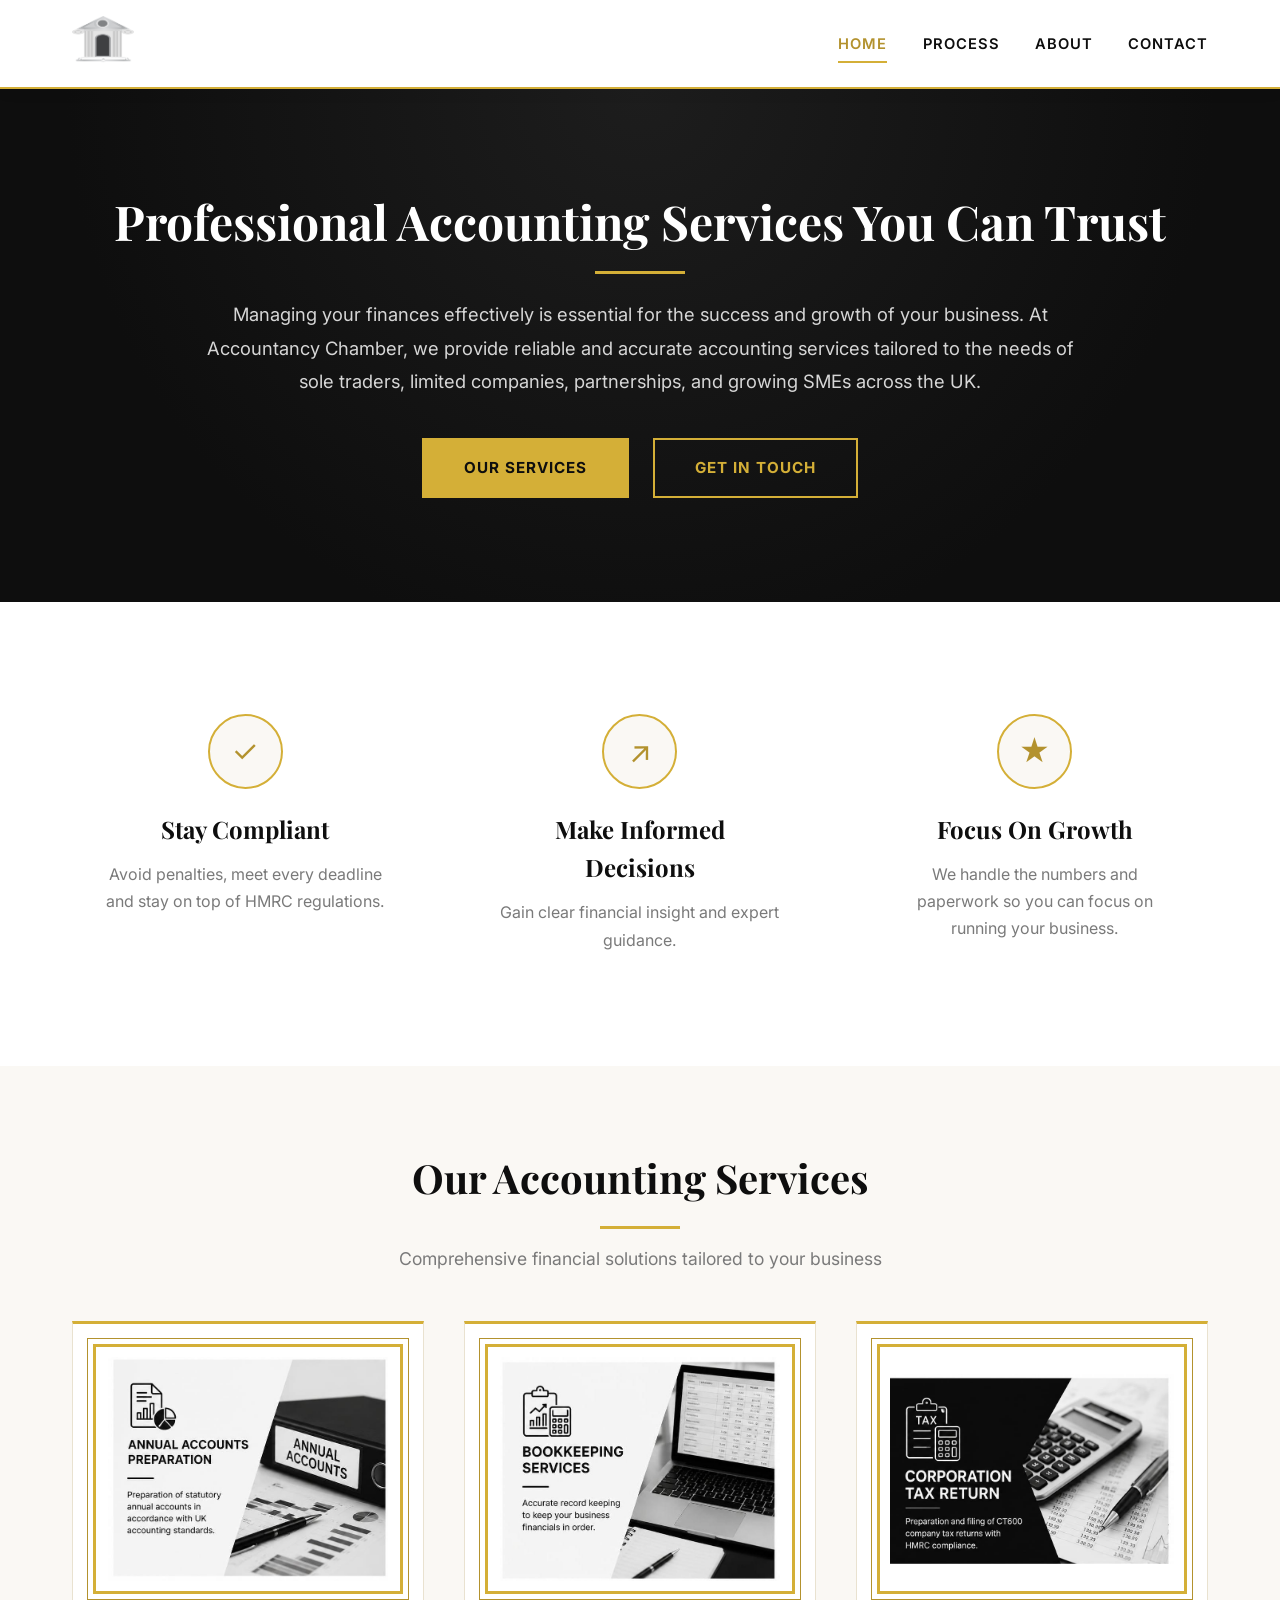
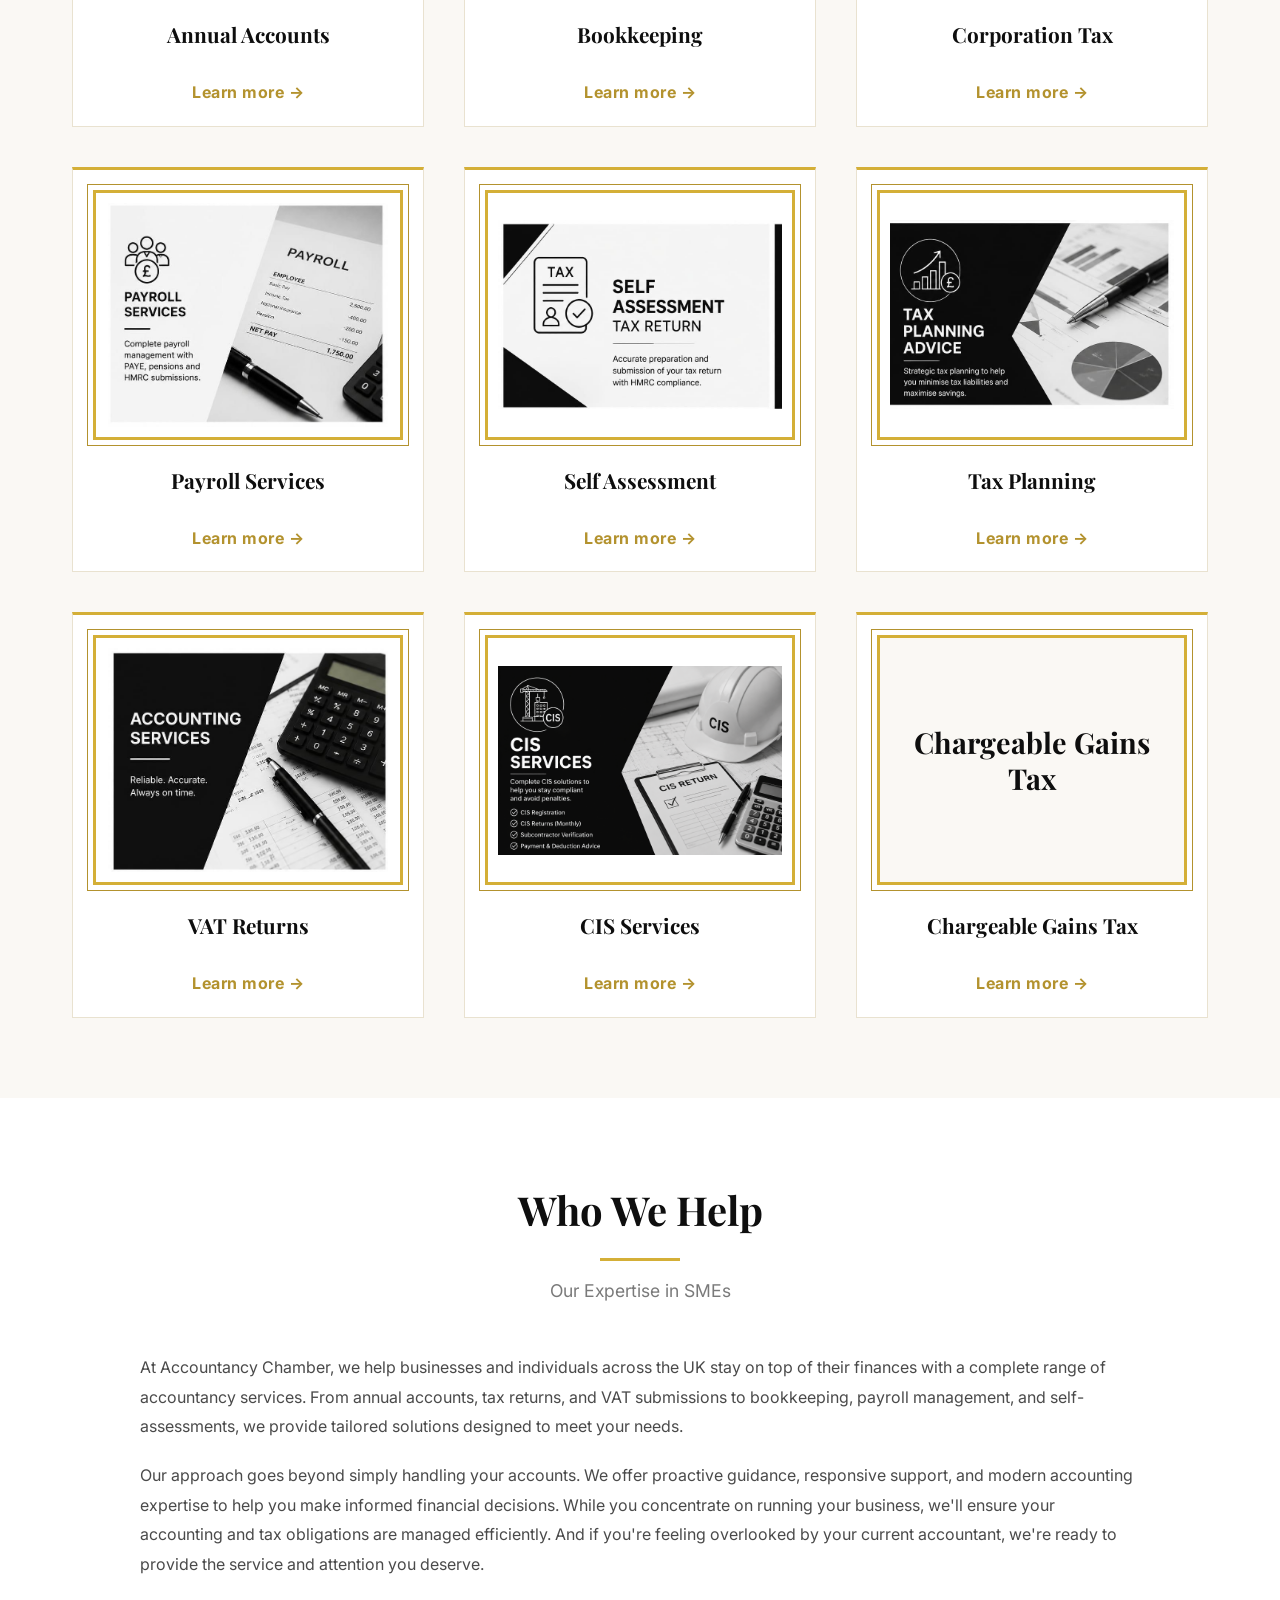
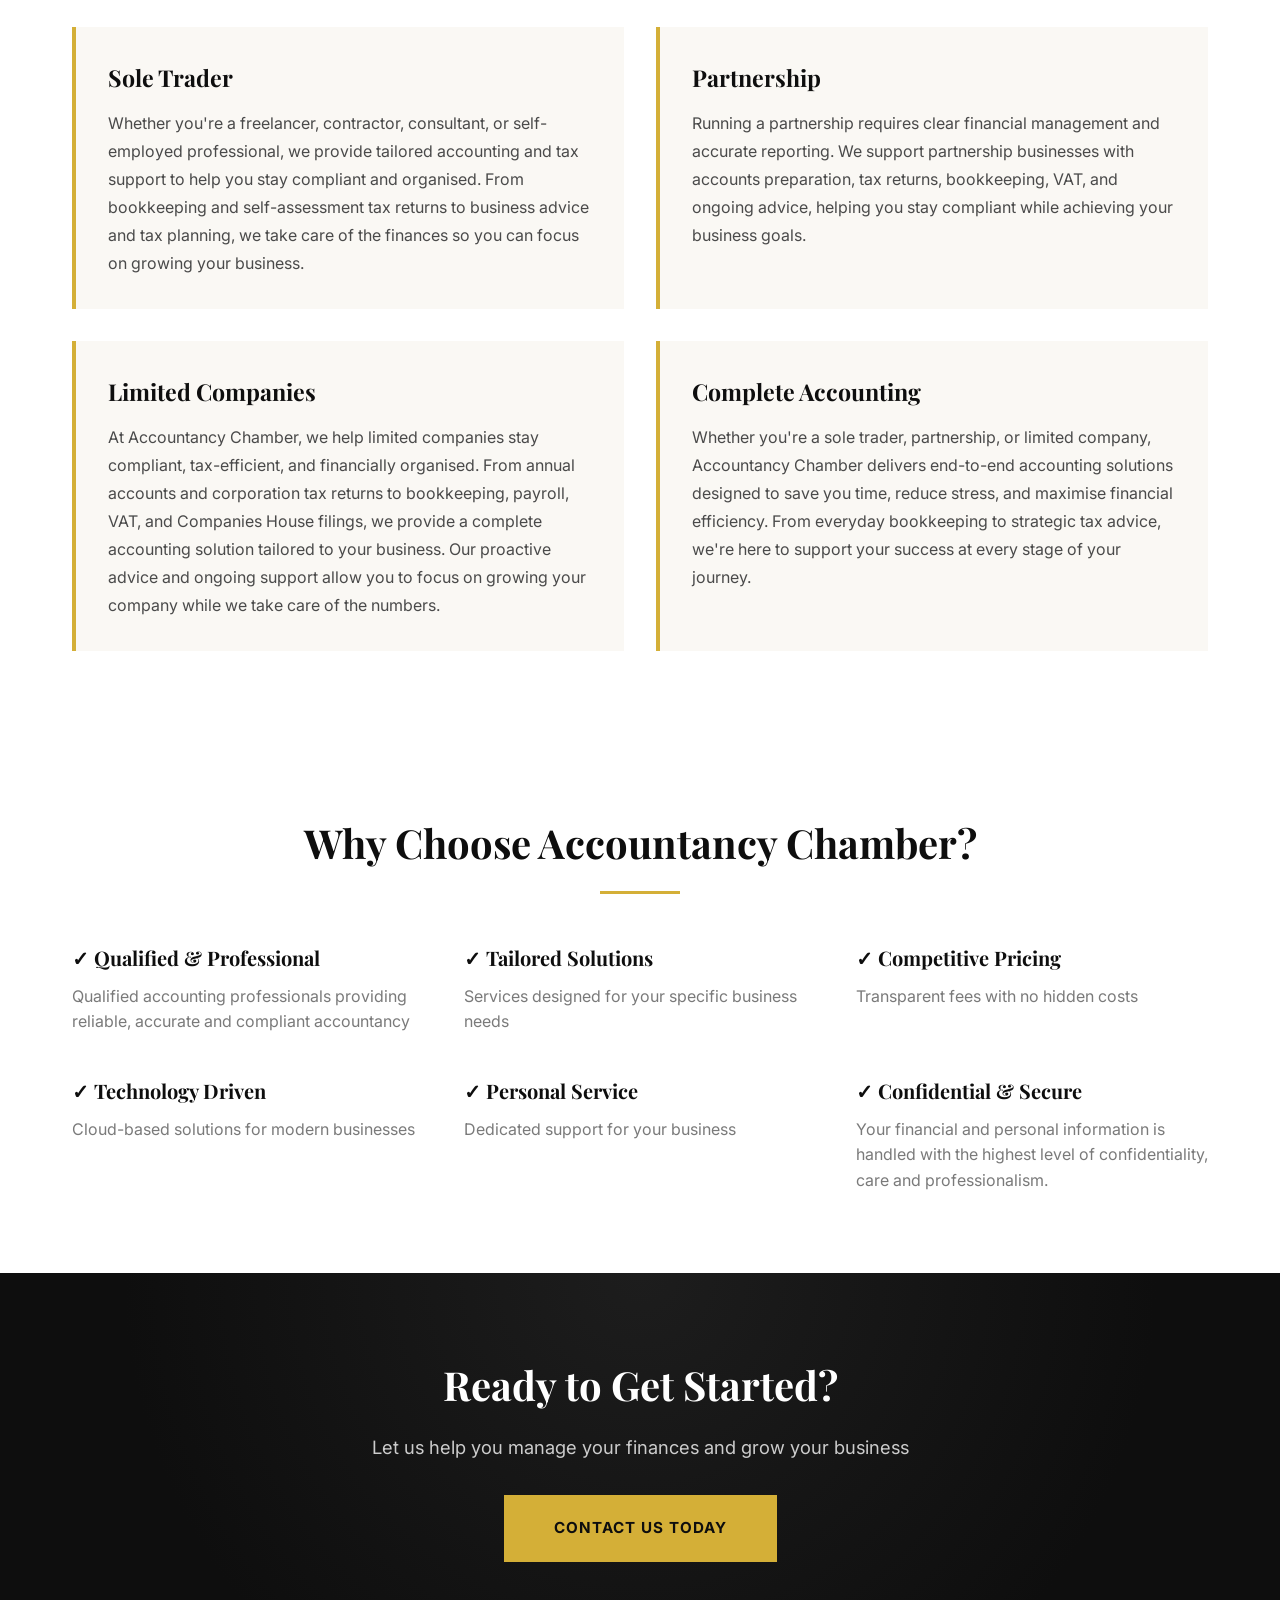
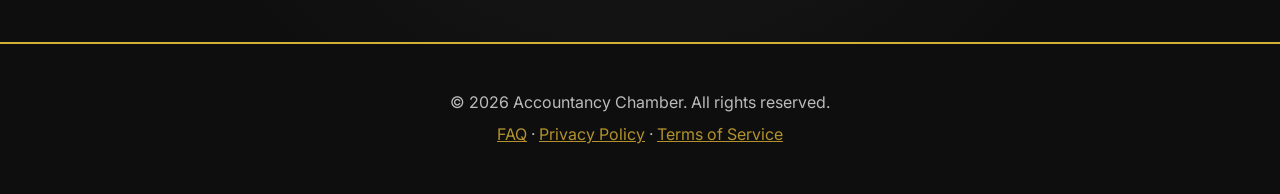
<file: index.html>
<!DOCTYPE html>
<html lang="en">
<head><meta charset="UTF-8"><meta name="viewport" content="width=device-width, initial-scale=1.0"><title>Accountancy Chamber - Professional Accounting Services UK</title><link rel="stylesheet" href="styles.css"></head>
<body>
<nav class="navbar"><div class="container nav-container"><a href="index.html" class="logo-link"><img src="logo.png" alt="Accountancy Chamber Logo" class="nav-logo"></a><ul class="nav-menu"><li><a href="index.html" class="active">Home</a></li><li><a href="process.html">Process</a></li><li><a href="about.html">About</a></li><li><a href="contact.html">Contact</a></li></ul></div></nav>
<header class="hero"><div class="container"><h1>Professional Accounting Services You Can Trust</h1><p>Managing your finances effectively is essential for the success and growth of your business. At Accountancy Chamber, we provide reliable and accurate accounting services tailored to the needs of sole traders, limited companies, partnerships, and growing SMEs across the UK.</p><div class="hero-buttons"><a href="#services" class="btn btn-primary">Our Services</a><a href="contact.html" class="btn btn-secondary">Get in Touch</a></div></div></header>
<section class="value-prop"><div class="container"><div class="value-grid"><article class="value-card"><div class="icon">✓</div><h3>Stay Compliant</h3><p>Avoid penalties, meet every deadline and stay on top of HMRC regulations.</p></article><article class="value-card"><div class="icon">↗</div><h3>Make Informed Decisions</h3><p>Gain clear financial insight and expert guidance.</p></article><article class="value-card"><div class="icon">★</div><h3>Focus On Growth</h3><p>We handle the numbers and paperwork so you can focus on running your business.</p></article></div></div></section>
<section class="services-overview" id="services"><div class="container"><h2 class="section-title">Our Accounting Services</h2><p class="section-subtitle">Comprehensive financial solutions tailored to your business</p><div class="services-grid">
<article class="service-card"><div class="service-image"><img src="annual-accounts.jpg" alt="Annual Accounts"></div><h3>Annual Accounts</h3><a href="contact.html" class="service-link">Learn more →</a></article>
<article class="service-card"><div class="service-image"><img src="bookkeeping.jpg" alt="Bookkeeping"></div><h3>Bookkeeping</h3><a href="contact.html" class="service-link">Learn more →</a></article>
<article class="service-card"><div class="service-image"><img src="corporation-tax.jpg" alt="Corporation Tax"></div><h3>Corporation Tax</h3><a href="contact.html" class="service-link">Learn more →</a></article>
<article class="service-card"><div class="service-image"><img src="payroll-service.jpg" alt="Payroll Services"></div><h3>Payroll Services</h3><a href="contact.html" class="service-link">Learn more →</a></article>
<article class="service-card"><div class="service-image"><img src="self-assessment.jpg" alt="Self Assessment"></div><h3>Self Assessment</h3><a href="contact.html" class="service-link">Learn more →</a></article>
<article class="service-card"><div class="service-image"><img src="tax-planning.jpg" alt="Tax Planning"></div><h3>Tax Planning</h3><a href="contact.html" class="service-link">Learn more →</a></article>
<article class="service-card"><div class="service-image"><img src="vat-returns.jpg" alt="VAT Returns"></div><h3>VAT Returns</h3><a href="contact.html" class="service-link">Learn more →</a></article>
<article class="service-card"><div class="service-image"><img src="cis-services.png" alt="CIS Services"></div><h3>CIS Services</h3><a href="contact.html" class="service-link">Learn more →</a></article>
<article class="service-card"><div class="service-image service-image-text"><span>Chargeable Gains Tax</span></div><h3>Chargeable Gains Tax</h3><a href="contact.html" class="service-link">Learn more →</a></article>
</div></div></section>
<section class="who-we-help"><div class="container"><h2 class="section-title">Who We Help</h2><p class="section-subtitle">Our Expertise in SMEs</p><div class="who-intro"><p>At Accountancy Chamber, we help businesses and individuals across the UK stay on top of their finances with a complete range of accountancy services. From annual accounts, tax returns, and VAT submissions to bookkeeping, payroll management, and self-assessments, we provide tailored solutions designed to meet your needs.</p><p>Our approach goes beyond simply handling your accounts. We offer proactive guidance, responsive support, and modern accounting expertise to help you make informed financial decisions. While you concentrate on running your business, we'll ensure your accounting and tax obligations are managed efficiently. And if you're feeling overlooked by your current accountant, we're ready to provide the service and attention you deserve.</p></div><div class="who-grid">
<article class="who-card"><h3>Sole Trader</h3><p>Whether you're a freelancer, contractor, consultant, or self-employed professional, we provide tailored accounting and tax support to help you stay compliant and organised. From bookkeeping and self-assessment tax returns to business advice and tax planning, we take care of the finances so you can focus on growing your business.</p></article>
<article class="who-card"><h3>Partnership</h3><p>Running a partnership requires clear financial management and accurate reporting. We support partnership businesses with accounts preparation, tax returns, bookkeeping, VAT, and ongoing advice, helping you stay compliant while achieving your business goals.</p></article>
<article class="who-card"><h3>Limited Companies</h3><p>At Accountancy Chamber, we help limited companies stay compliant, tax-efficient, and financially organised. From annual accounts and corporation tax returns to bookkeeping, payroll, VAT, and Companies House filings, we provide a complete accounting solution tailored to your business. Our proactive advice and ongoing support allow you to focus on growing your company while we take care of the numbers.</p></article>
<article class="who-card"><h3>Complete Accounting</h3><p>Whether you're a sole trader, partnership, or limited company, Accountancy Chamber delivers end-to-end accounting solutions designed to save you time, reduce stress, and maximise financial efficiency. From everyday bookkeeping to strategic tax advice, we're here to support your success at every stage of your journey.</p></article>
</div></div></section>
<section class="why-choose"><div class="container"><h2 class="section-title">Why Choose Accountancy Chamber?</h2><div class="features-grid"><article class="feature"><h3>✓ Qualified &amp; Professional</h3><p>Qualified accounting professionals providing reliable, accurate and compliant accountancy</p></article><article class="feature"><h3>✓ Tailored Solutions</h3><p>Services designed for your specific business needs</p></article><article class="feature"><h3>✓ Competitive Pricing</h3><p>Transparent fees with no hidden costs</p></article><article class="feature"><h3>✓ Technology Driven</h3><p>Cloud-based solutions for modern businesses</p></article><article class="feature"><h3>✓ Personal Service</h3><p>Dedicated support for your business</p></article><article class="feature"><h3>✓ Confidential &amp; Secure</h3><p>Your financial and personal information is handled with the highest level of confidentiality, care and professionalism.</p></article></div></div></section>
<section class="contact-cta"><div class="container"><h2>Ready to Get Started?</h2><p>Let us help you manage your finances and grow your business</p><a href="contact.html" class="btn btn-primary btn-large">Contact Us Today</a></div></section>
<footer class="footer"><div class="container"><p>&copy; 2026 Accountancy Chamber. All rights reserved.</p><p><a href="faq.html">FAQ</a> · <a href="gdpr.html">Privacy Policy</a> · <a href="terms.html">Terms of Service</a></p></div></footer>
</body></html>
</file>
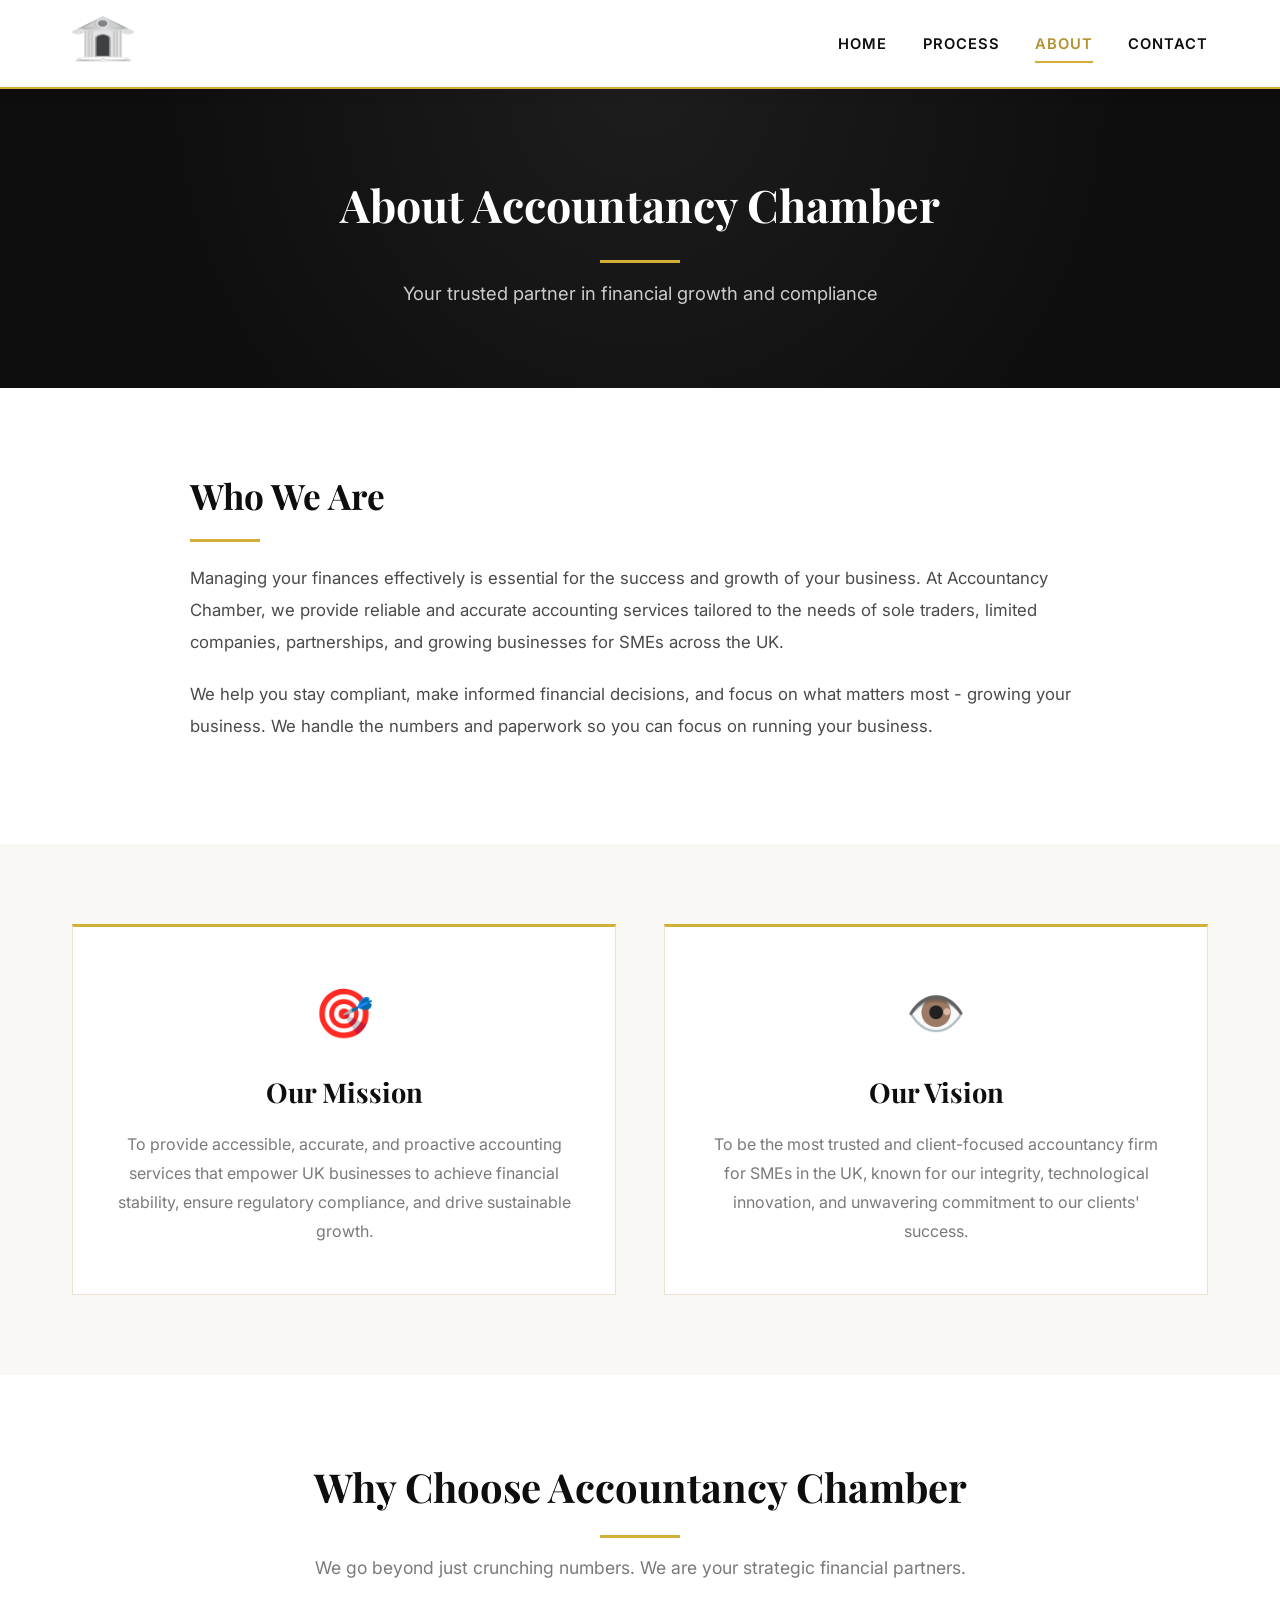
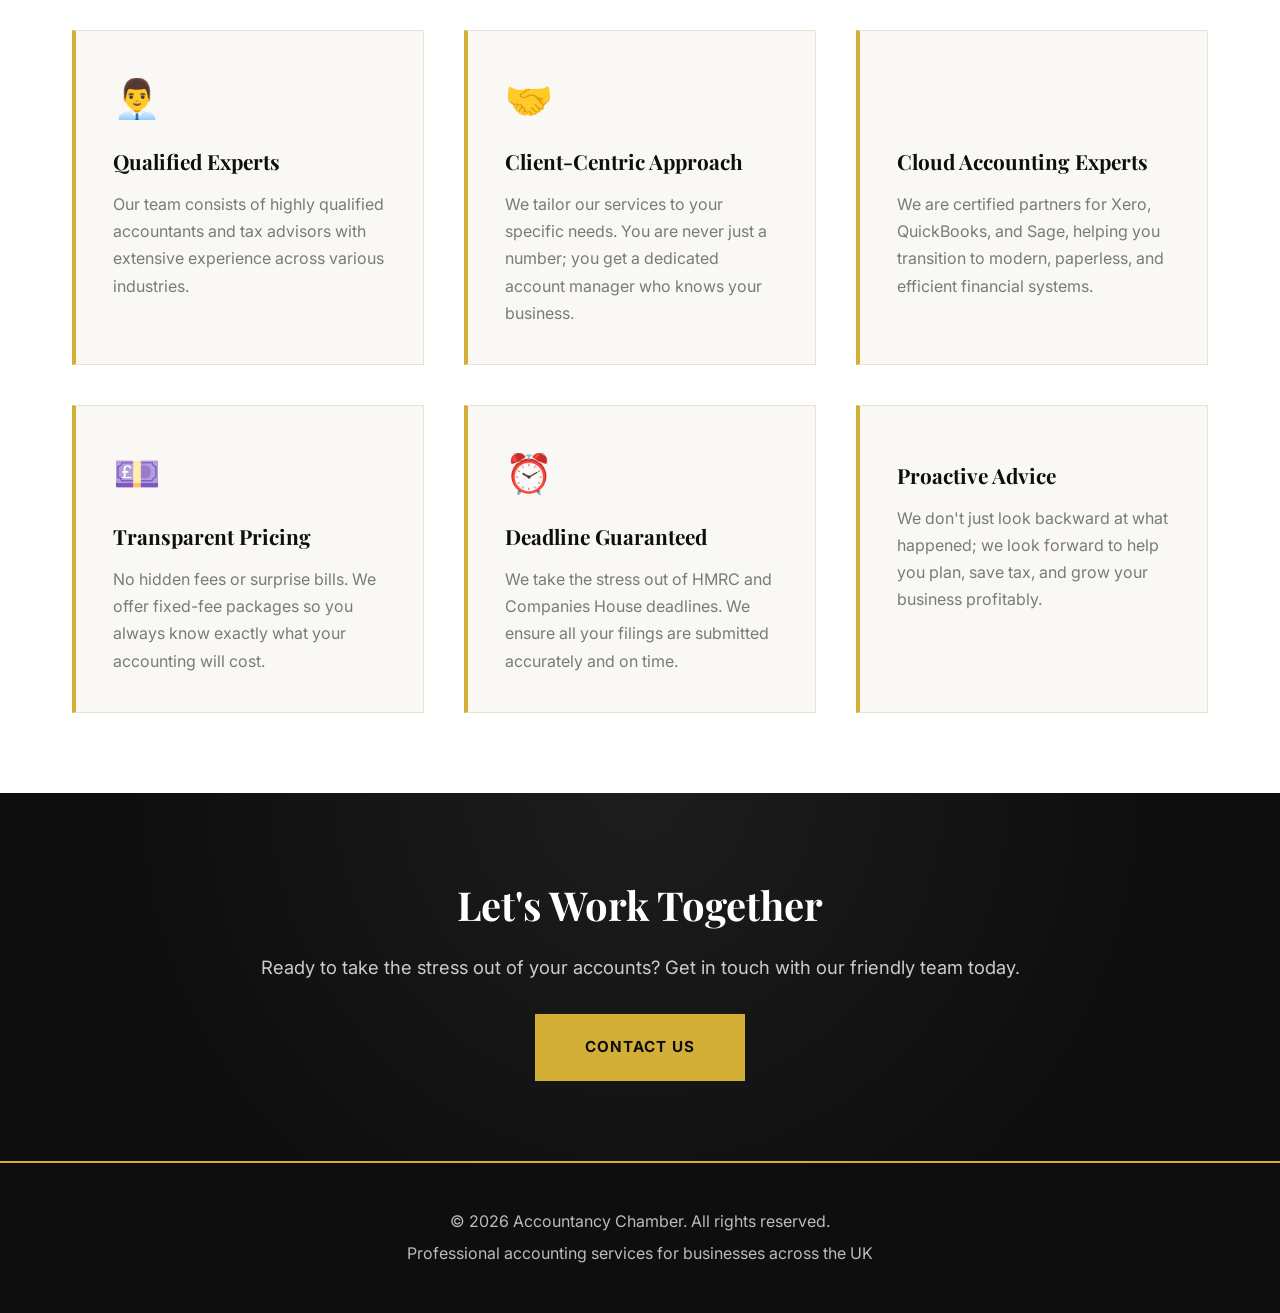
<file: about.html>
<!DOCTYPE html>
<html lang="en">
<head>
    <meta charset="UTF-8">
    <meta name="viewport" content="width=device-width, initial-scale=1.0">
    <title>About Us - Accountancy Chamber</title>
    <link rel="stylesheet" href="styles.css">
</head>
<body>
    <!-- Top Navigation -->
    <nav class="navbar">
        <div class="container nav-container">
            <a href="index.html" class="logo-link"><img src="logo.png" alt="Accountancy Chamber Logo" class="nav-logo"></a>
            <ul class="nav-menu">
                <li><a href="index.html">Home</a></li>
                <li><a href="process.html">Process</a></li>
                <li><a href="about.html" class="active">About</a></li>
                <li><a href="contact.html">Contact</a></li>
            </ul>
        </div>
    </nav>

    <!-- Page Header -->
    <header class="page-header">
        <div class="container">
            <h1>About Accountancy Chamber</h1>
            <p>Your trusted partner in financial growth and compliance</p>
        </div>
    </header>

    <!-- About Introduction -->
    <section class="about-intro">
        <div class="container">
            <div class="about-content">
                <div class="about-text">
                    <h2>Who We Are</h2>
                    <p>Managing your finances effectively is essential for the success and growth of your business. At Accountancy Chamber, we provide reliable and accurate accounting services tailored to the needs of sole traders, limited companies, partnerships, and growing businesses for SMEs across the UK.</p>
                    <p>We help you stay compliant, make informed financial decisions, and focus on what matters most - growing your business. We handle the numbers and paperwork so you can focus on running your business.</p>
                </div>
            </div>
        </div>
    </section>

    <!-- Mission & Vision -->
    <section class="mission-vision">
        <div class="container">
            <div class="mv-grid">
                <div class="mv-card">
                    <div class="mv-icon">🎯</div>
                    <h3>Our Mission</h3>
                    <p>To provide accessible, accurate, and proactive accounting services that empower UK businesses to achieve financial stability, ensure regulatory compliance, and drive sustainable growth.</p>
                </div>
                <div class="mv-card">
                    <div class="mv-icon">👁️</div>
                    <h3>Our Vision</h3>
                    <p>To be the most trusted and client-focused accountancy firm for SMEs in the UK, known for our integrity, technological innovation, and unwavering commitment to our clients' success.</p>
                </div>
            </div>
        </div>
    </section>

    <!-- Why Choose Us Detailed -->
    <section class="why-us-detailed">
        <div class="container">
            <h2 class="section-title">Why Choose Accountancy Chamber</h2>
            <p class="section-subtitle">We go beyond just crunching numbers. We are your strategic financial partners.</p>
            
            <div class="features-grid">
                <div class="feature-card">
                    <div class="feature-icon">👨‍💼</div>
                    <h3>Qualified Experts</h3>
                    <p>Our team consists of highly qualified accountants and tax advisors with extensive experience across various industries.</p>
                </div>
                <div class="feature-card">
                    <div class="feature-icon">🤝</div>
                    <h3>Client-Centric Approach</h3>
                    <p>We tailor our services to your specific needs. You are never just a number; you get a dedicated account manager who knows your business.</p>
                </div>
                <div class="feature-card">
                    <div class="feature-icon">️</div>
                    <h3>Cloud Accounting Experts</h3>
                    <p>We are certified partners for Xero, QuickBooks, and Sage, helping you transition to modern, paperless, and efficient financial systems.</p>
                </div>
                <div class="feature-card">
                    <div class="feature-icon">💷</div>
                    <h3>Transparent Pricing</h3>
                    <p>No hidden fees or surprise bills. We offer fixed-fee packages so you always know exactly what your accounting will cost.</p>
                </div>
                <div class="feature-card">
                    <div class="feature-icon">⏰</div>
                    <h3>Deadline Guaranteed</h3>
                    <p>We take the stress out of HMRC and Companies House deadlines. We ensure all your filings are submitted accurately and on time.</p>
                </div>
                <div class="feature-card">
                    <div class="feature-icon"></div>
                    <h3>Proactive Advice</h3>
                    <p>We don't just look backward at what happened; we look forward to help you plan, save tax, and grow your business profitably.</p>
                </div>
            </div>
        </div>
    </section>

    <!-- Contact CTA -->
    <section class="services-cta" id="contact">
        <div class="container">
            <h2>Let's Work Together</h2>
            <p>Ready to take the stress out of your accounts? Get in touch with our friendly team today.</p>
            <div class="contact-buttons">
                <a href="contact.html" class="btn btn-primary btn-large">Contact Us</a>
            </div>
        </div>
    </section>

    <!-- Footer -->
    <footer class="footer">
        <div class="container">
            <p>&copy; 2026 Accountancy Chamber. All rights reserved.</p>
            <p>Professional accounting services for businesses across the UK</p>
        </div>
    </footer>
</body>
</html>
</file>
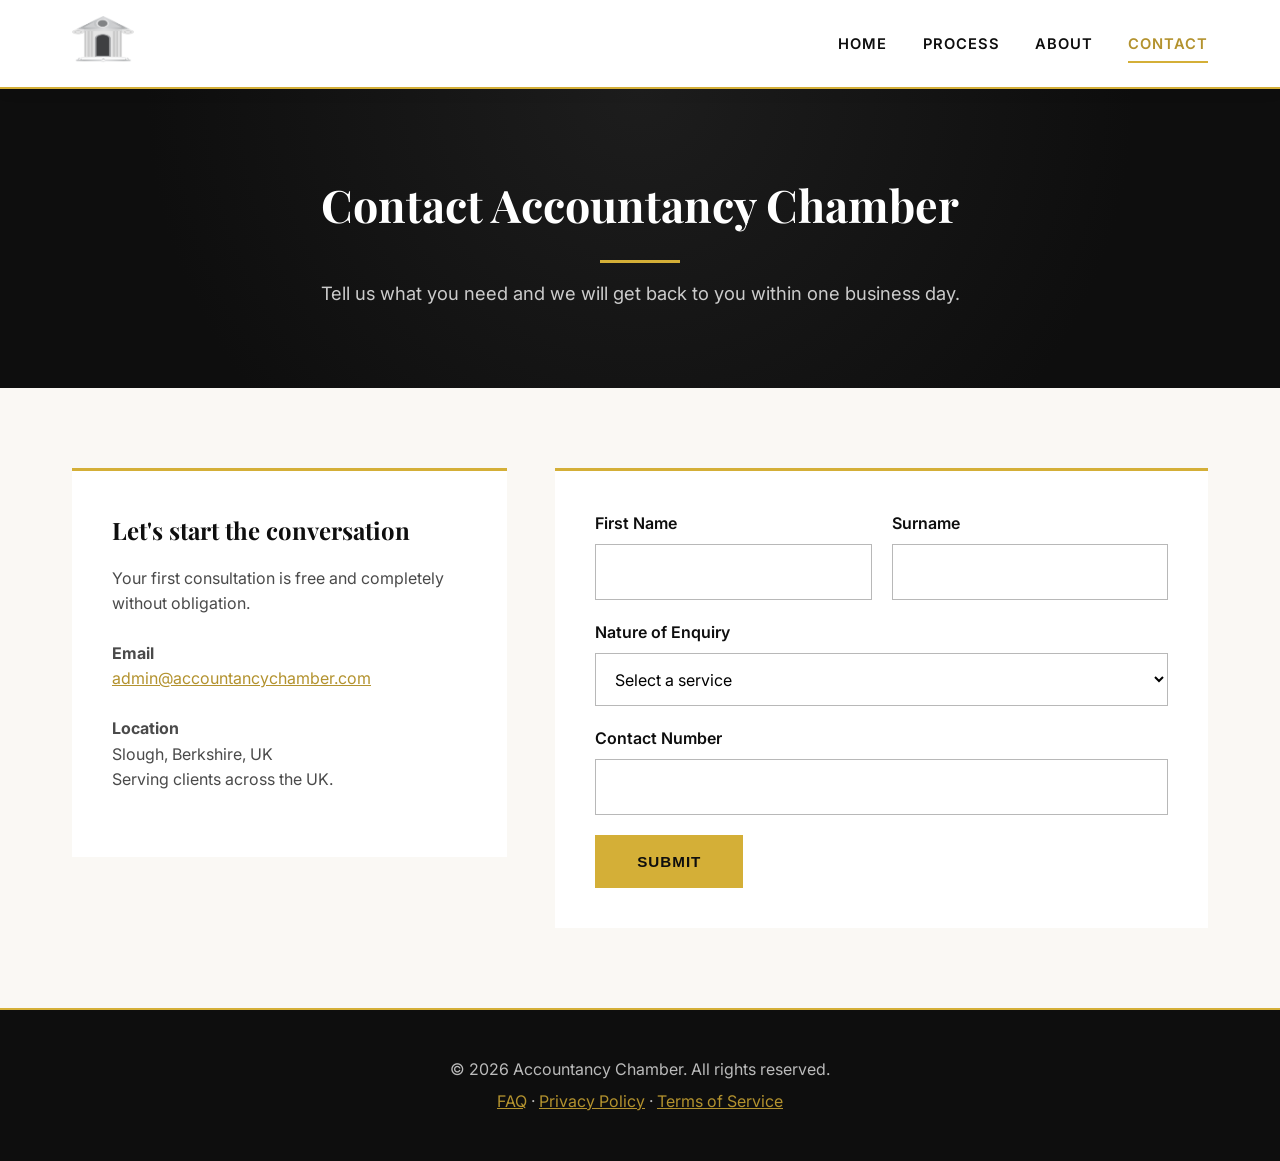
<file: contact.html>
<!DOCTYPE html>
<html lang="en">
<head><meta charset="UTF-8"><meta name="viewport" content="width=device-width, initial-scale=1.0"><title>Contact | Accountancy Chamber</title><meta name="description" content="Contact Accountancy Chamber in Slough, UK for a free, no-obligation consultation."><link rel="stylesheet" href="styles.css"></head>
<body>
<nav class="navbar"><div class="container nav-container"><a href="index.html" class="logo-link"><img src="logo.png" alt="Accountancy Chamber Logo" class="nav-logo"></a><ul class="nav-menu"><li><a href="index.html">Home</a></li><li><a href="process.html">Process</a></li><li><a href="about.html">About</a></li><li><a href="contact.html" class="active">Contact</a></li></ul></div></nav>
<header class="page-header"><div class="container"><h1>Contact Accountancy Chamber</h1><p>Tell us what you need and we will get back to you within one business day.</p></div></header>
<main class="contact-section"><div class="container contact-layout"><section class="contact-details"><h2>Let's start the conversation</h2><p>Your first consultation is free and completely without obligation.</p><p><strong>Email</strong><br><a href="mailto:admin@accountancychamber.com">admin@accountancychamber.com</a></p><p><strong>Location</strong><br>Slough, Berkshire, UK<br>Serving clients across the UK.</p></section>
<section class="contact-form"><form id="enquiry-form" action="mailto:admin@accountancychamber.com" method="post" enctype="text/plain">
<div class="form-row"><div class="form-group"><label for="first-name">First Name</label><input id="first-name" name="First Name" type="text" required></div><div class="form-group"><label for="surname">Surname</label><input id="surname" name="Surname" type="text" required></div></div>
<div class="form-group"><label for="enquiry">Nature of Enquiry</label><select id="enquiry" name="Nature of Enquiry" required><option value="" selected disabled>Select a service</option><option>Annual Accounts</option><option>Bookkeeping</option><option>Corporation Tax</option><option>Payroll Services</option><option>Self Assessment</option><option>Tax Planning</option><option>VAT Returns</option><option>CIS Services</option><option>Chargeable Gains Tax</option><option>Other</option></select></div>
<div class="form-group"><label for="contact-number">Contact Number</label><input id="contact-number" name="Contact Number" type="tel" required></div>
<button type="submit" class="btn btn-primary">Submit</button><p id="form-success" class="form-success" role="status" aria-live="polite" hidden>Thank you. Your email app will open so you can send your enquiry.</p>
</form></section></div></main>
<footer class="footer"><div class="container"><p>&copy; 2026 Accountancy Chamber. All rights reserved.</p><p><a href="faq.html">FAQ</a> · <a href="gdpr.html">Privacy Policy</a> · <a href="terms.html">Terms of Service</a></p></div></footer>
<script>document.getElementById('enquiry-form').addEventListener('submit',function(){document.getElementById('form-success').hidden=false;});</script>
</body></html>
</file>
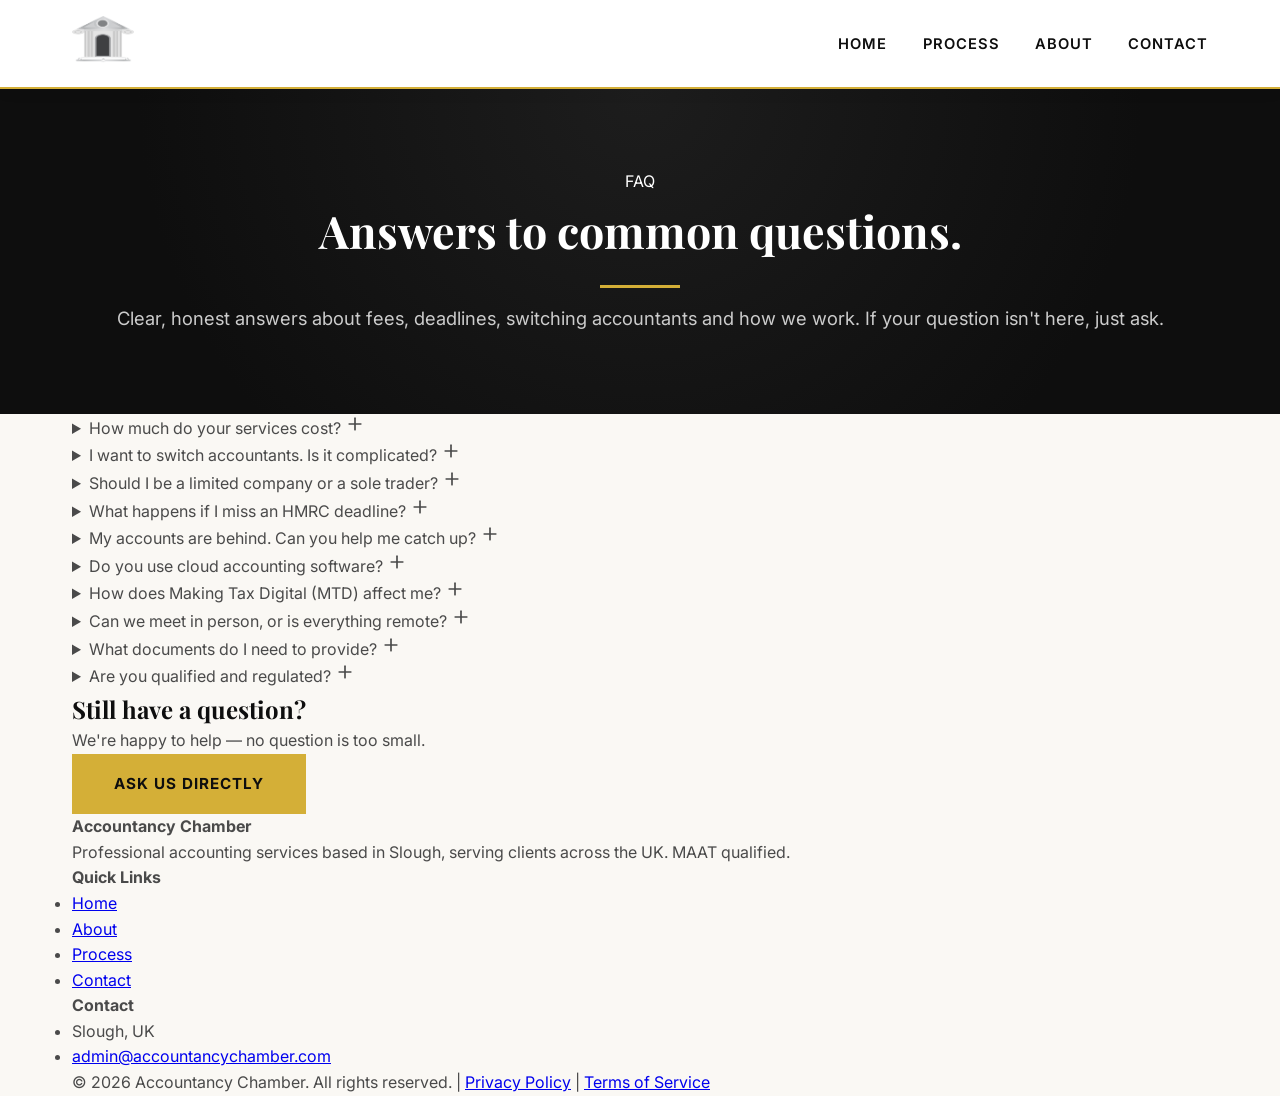
<file: faq.html>
<!DOCTYPE html>
<html lang="en">
<head>
  <meta charset="UTF-8">
  <meta name="viewport" content="width=device-width, initial-scale=1.0">
  <title>FAQ | Accountancy Chamber - Frequently Asked Questions</title>
  <meta name="description" content="Answers to common questions about accounting fees, switching accountants, HMRC deadlines, cloud bookkeeping and Making Tax Digital. Accountancy Chamber, Slough, UK.">
  <link rel="stylesheet" href="styles.css">
</head>
<body>
  <nav class="navbar"><div class="container nav-container"><a href="index.html" class="logo-link"><img src="logo.png" alt="Accountancy Chamber Logo" class="nav-logo"></a><ul class="nav-menu"><li><a href="index.html">Home</a></li><li><a href="process.html">Process</a></li><li><a href="about.html">About</a></li><li><a href="contact.html">Contact</a></li></ul></div></nav>

  <!-- LEFT SIDEBAR -->
  <nav class="sidebar">
    <div class="sidebar-header">
      <img src="logo.png" alt="Accountancy Chamber Logo">
    </div>

    <div class="sidebar-nav">
      <a href="index.html">
        <svg xmlns="http://www.w3.org/2000/svg" width="20" height="20" viewBox="0 0 24 24" fill="none" stroke="currentColor" stroke-width="2" stroke-linecap="round" stroke-linejoin="round"><path d="M3 9l9-7 9 7v11a2 2 0 0 1-2 2H5a2 2 0 0 1-2-2z"></path><polyline points="9 22 9 12 15 12 15 22"></polyline></svg>
        Home
      </a>
      <a href="about.html">
        <svg xmlns="http://www.w3.org/2000/svg" width="20" height="20" viewBox="0 0 24 24" fill="none" stroke="currentColor" stroke-width="2" stroke-linecap="round" stroke-linejoin="round"><path d="M20 21v-2a4 4 0 0 0-4-4H8a4 4 0 0 0-4 4v2"></path><circle cx="12" cy="7" r="4"></circle></svg>
        About
      </a>
      <a href="contact.html">
        <svg xmlns="http://www.w3.org/2000/svg" width="20" height="20" viewBox="0 0 24 24" fill="none" stroke="currentColor" stroke-width="2" stroke-linecap="round" stroke-linejoin="round"><path d="M14 2H6a2 2 0 0 0-2 2v16a2 2 0 0 0 2 2h12a2 2 0 0 0 2-2V8z"></path><polyline points="14 2 14 8 20 8"></polyline><line x1="16" y1="13" x2="8" y2="13"></line><line x1="16" y1="17" x2="8" y2="17"></line><polyline points="10 9 9 9 8 9"></polyline></svg>
        Services
      </a>
      <a href="process.html">
        <svg xmlns="http://www.w3.org/2000/svg" width="20" height="20" viewBox="0 0 24 24" fill="none" stroke="currentColor" stroke-width="2" stroke-linecap="round" stroke-linejoin="round"><circle cx="12" cy="12" r="10"></circle><polyline points="12 6 12 12 16 14"></polyline></svg>
        Process
      </a>
      <a href="faq.html" class="active">
        <svg xmlns="http://www.w3.org/2000/svg" width="20" height="20" viewBox="0 0 24 24" fill="none" stroke="currentColor" stroke-width="2" stroke-linecap="round" stroke-linejoin="round"><circle cx="12" cy="12" r="10"></circle><path d="M9.09 9a3 3 0 0 1 5.83 1c0 2-3 3-3 3"></path><line x1="12" y1="17" x2="12.01" y2="17"></line></svg>
        FAQ
      </a>
      <a href="contact.html">
        <svg xmlns="http://www.w3.org/2000/svg" width="20" height="20" viewBox="0 0 24 24" fill="none" stroke="currentColor" stroke-width="2" stroke-linecap="round" stroke-linejoin="round"><path d="M21 11.5a8.38 8.38 0 0 1-.9 3.8 8.5 8.5 0 0 1-7.6 4.7 8.38 8.38 0 0 1-3.8-.9L3 21l1.9-5.7a8.38 8.38 0 0 1-.9-3.8 8.5 8.5 0 0 1 4.7-7.6 8.38 8.38 0 0 1 3.8-.9h.5a8.48 8.48 0 0 1 8 8v.5z"></path></svg>
        Contact
      </a>
    </div>

    <div class="sidebar-footer">
      <div class="name">Rafi Ullah Khan, MAAT</div>
      <div class="meta">Accountant · Slough, UK</div>
      <div class="meta"><a href="mailto:admin@accountancychamber.com">admin@accountancychamber.com</a></div>
    </div>
  </nav>

  <!-- MOBILE HEADER -->
  <div class="mobile-header">
    <img src="logo.png" alt="Accountancy Chamber">
    <button class="hamburger" aria-label="Toggle Menu">
      <svg viewBox="0 0 24 24" fill="none" stroke="currentColor" stroke-width="2" stroke-linecap="round" stroke-linejoin="round">
        <line x1="3" y1="12" x2="21" y2="12"></line>
        <line x1="3" y1="6" x2="21" y2="6"></line>
        <line x1="3" y1="18" x2="21" y2="18"></line>
      </svg>
    </button>
  </div>
  <div class="overlay"></div>

  <!-- MAIN CONTENT -->
  <div class="main-content">
    <main>

      <!-- PAGE HEADER -->
      <section class="page-header">
        <div class="container">
          <span class="eyebrow">FAQ</span>
          <h1>Answers to common questions.</h1>
          <p class="lead">Clear, honest answers about fees, deadlines, switching accountants and how we work. If your question isn't here, just ask.</p>
          <div class="gold-rule"></div>
        </div>
      </section>

      <!-- FAQ ACCORDION -->
      <section>
        <div class="container">
          <div class="faq-list">

            <details class="faq-item">
              <summary>How much do your services cost?
                <svg class="faq-icon" xmlns="http://www.w3.org/2000/svg" width="20" height="20" viewBox="0 0 24 24" fill="none" stroke="currentColor" stroke-width="2" stroke-linecap="round" stroke-linejoin="round"><line x1="12" y1="5" x2="12" y2="19"></line><line x1="5" y1="12" x2="19" y2="12"></line></svg>
              </summary>
              <div class="faq-body">
                <p>We work on a fixed fee agreed upfront after a free consultation. The exact fee depends on your circumstances — for example, whether you're a sole trader or a limited company, your turnover, and the services you need. There are no hourly rates and no hidden extras.</p>
              </div>
            </details>

            <details class="faq-item">
              <summary>I want to switch accountants. Is it complicated?
                <svg class="faq-icon" xmlns="www.w3.org/2000/svg" width="20" height="20" viewBox="0 0 24 24" fill="none" stroke="currentColor" stroke-width="2" stroke-linecap="round" stroke-linejoin="round"><line x1="12" y1="5" x2="12" y2="19"></line><line x1="5" y1="12" x2="19" y2="12"></line></svg>
              </summary>
              <div class="faq-body">
                <p>Not at all. Once you instruct us, we handle the entire transition — including contacting your current accountant professionally and requesting your records. Most switches are completed within two weeks, and you can switch at any time of the year.</p>
              </div>
            </details>

            <details class="faq-item">
              <summary>Should I be a limited company or a sole trader?
                <svg class="faq-icon" xmlns="http://www.w3.org/2000/svg" width="20" height="20" viewBox="0 0 24 24" fill="none" stroke="currentColor" stroke-width="2" stroke-linecap="round" stroke-linejoin="round"><line x1="12" y1="5" x2="12" y2="19"></line><line x1="5" y1="12" x2="19" y2="12"></line></svg>
              </summary>
              <div class="faq-body">
                <p>It depends on your profits, your plans and how much risk you want to take on. We'll explain the differences — tax, liability and administration — in plain English and help you choose the structure that suits you. If you decide to incorporate, we'll handle the formation for you.</p>
              </div>
            </details>

            <details class="faq-item">
              <summary>What happens if I miss an HMRC deadline?
                <svg class="faq-icon" xmlns="www.w3.org/2000/svg" width="20" height="20" viewBox="0 0 24 24" fill="none" stroke="currentColor" stroke-width="2" stroke-linecap="round" stroke-linejoin="round"><line x1="12" y1="5" x2="12" y2="19"></line><line x1="5" y1="12" x2="19" y2="12"></line></svg>
              </summary>
              <div class="faq-body">
                <p>HMRC can issue penalties and interest for late filing or payment. As our client, we track every deadline for you and remind you well in advance, so this doesn't happen. If you come to us with existing penalties, we'll help you respond to HMRC and appeal where possible.</p>
              </div>
            </details>

            <details class="faq-item">
              <summary>My accounts are behind. Can you help me catch up?
                <svg class="faq-icon" xmlns="www.w3.org/2000/svg" width="20" height="20" viewBox="0 0 24 24" fill="none" stroke="currentColor" stroke-width="2" stroke-linecap="round" stroke-linejoin="round"><line x1="12" y1="5" x2="12" y2="19"></line><line x1="5" y1="12" x2="19" y2="12"></line></svg>
              </summary>
              <div class="faq-body">
                <p>Yes — catching clients up is one of the most common things we do. We'll reconstruct your records, file any outstanding returns and deal with HMRC on your behalf where needed. No judgement, just a clear path back to being fully compliant.</p>
              </div>
            </details>

            <details class="faq-item">
              <summary>Do you use cloud accounting software?
                <svg class="faq-icon" xmlns="www.w3.org/2000/svg" width="20" height="20" viewBox="0 0 24 24" fill="none" stroke="currentColor" stroke-width="2" stroke-linecap="round" stroke-linejoin="round"><line x1="12" y1="5" x2="12" y2="19"></line><line x1="5" y1="12" x2="19" y2="12"></line></svg>
              </summary>
              <div class="faq-body">
                <p>Yes. We support modern cloud platforms such as Xero and QuickBooks, giving you real-time access to your numbers from anywhere. We'll set it up, migrate your data and train you so you can use it with confidence.</p>
              </div>
            </details>

            <details class="faq-item">
              <summary>How does Making Tax Digital (MTD) affect me?
                <svg class="faq-icon" xmlns="www.w3.org/2000/svg" width="20" height="20" viewBox="0 0 24 24" fill="none" stroke="currentColor" stroke-width="2" stroke-linecap="round" stroke-linejoin="round"><line x1="12" y1="5" x2="12" y2="19"></line><line x1="5" y1="12" x2="19" y2="12"></line></svg>
              </summary>
              <div class="faq-body">
                <p>If you're VAT-registered, your VAT records must be kept digitally and submitted using MTD-compatible software. From April 2026, MTD for Income Tax also applies to many self-employed people and landlords with income over £50,000. We'll make sure you're set up and compliant.</p>
              </div>
            </details>

            <details class="faq-item">
              <summary>Can we meet in person, or is everything remote?
                <svg class="faq-icon" xmlns="www.w3.org/2000/svg" width="20" height="20" viewBox="0 0 24 24" fill="none" stroke="currentColor" stroke-width="2" stroke-linecap="round" stroke-linejoin="round"><line x1="12" y1="5" x2="12" y2="19"></line><line x1="5" y1="12" x2="19" y2="12"></line></svg>
              </summary>
              <div class="faq-body">
                <p>Both. We're based in Slough and welcome in-person meetings by appointment. Many clients prefer video or phone calls — we work whichever way suits you best. The service is exactly the same either way.</p>
              </div>
            </details>

            <details class="faq-item">
              <summary>What documents do I need to provide?
                <svg class="faq-icon" xmlns="www.w3.org/2000/svg" width="20" height="20" viewBox="0 0 24 24" fill="none" stroke="currentColor" stroke-width="2" stroke-linecap="round" stroke-linejoin="round"><line x1="12" y1="5" x2="12" y2="19"></line><line x1="5" y1="12" x2="19" y2="12"></line></svg>
              </summary>
              <div class="faq-body">
                <p>As a guide: bank statements, sales and purchase invoices, receipts for expenses, payroll records (if applicable), and previous accounts or tax returns if you have them. If you use cloud bookkeeping, much of this is shared automatically — we'll guide you through everything during onboarding.</p>
              </div>
            </details>

            <details class="faq-item">
              <summary>Are you qualified and regulated?
                <svg class="faq-icon" xmlns="www.w3.org/2000/svg" width="20" height="20" viewBox="0 0 24 24" fill="none" stroke="currentColor" stroke-width="2" stroke-linecap="round" stroke-linejoin="round"><line x1="12" y1="5" x2="12" y2="19"></line><line x1="5" y1="12" x2="19" y2="12"></line></svg>
              </summary>
              <div class="faq-body">
                <p>Yes. Rafi Ullah Khan is a Member of the Association of Accounting Technicians (MAAT) — a professional designation with a code of ethics and professional standards. The practice also complies fully with UK data protection law (GDPR).</p>
              </div>
            </details>

          </div>
        </div>
      </section>

      <!-- CTA BAND -->
      <section class="cta-band">
        <div class="container">
          <h2>Still have a question?</h2>
          <p>We're happy to help — no question is too small.</p>
          <a href="contact.html" class="btn btn-primary">Ask Us Directly</a>
        </div>
      </section>

    </main>

    <!-- FOOTER -->
    <footer>
      <div class="container footer-grid">
        <div class="footer-col">
          <h4>Accountancy Chamber</h4>
          <p>Professional accounting services based in Slough, serving clients across the UK. MAAT qualified.</p>
        </div>
        <div class="footer-col">
          <h4>Quick Links</h4>
          <ul>
            <li><a href="index.html">Home</a></li>
            <li><a href="about.html">About</a></li>
            <li><a href="process.html">Process</a></li>
            <li><a href="contact.html">Contact</a></li>
          </ul>
        </div>
        <div class="footer-col">
          <h4>Contact</h4>
          <ul>
            <li>Slough, UK</li>
            <li><a href="mailto:admin@accountancychamber.com">admin@accountancychamber.com</a></li>
          </ul>
        </div>
      </div>
      <div class="footer-bottom">
        <div class="container">
          <p>&copy; 2026 Accountancy Chamber. All rights reserved. | <a href="gdpr.html">Privacy Policy</a> | <a href="terms.html">Terms of Service</a></p>
        </div>
      </div>
    </footer>
  </div>

  <script src="script.js"></script>
</body>
</html>
</file>
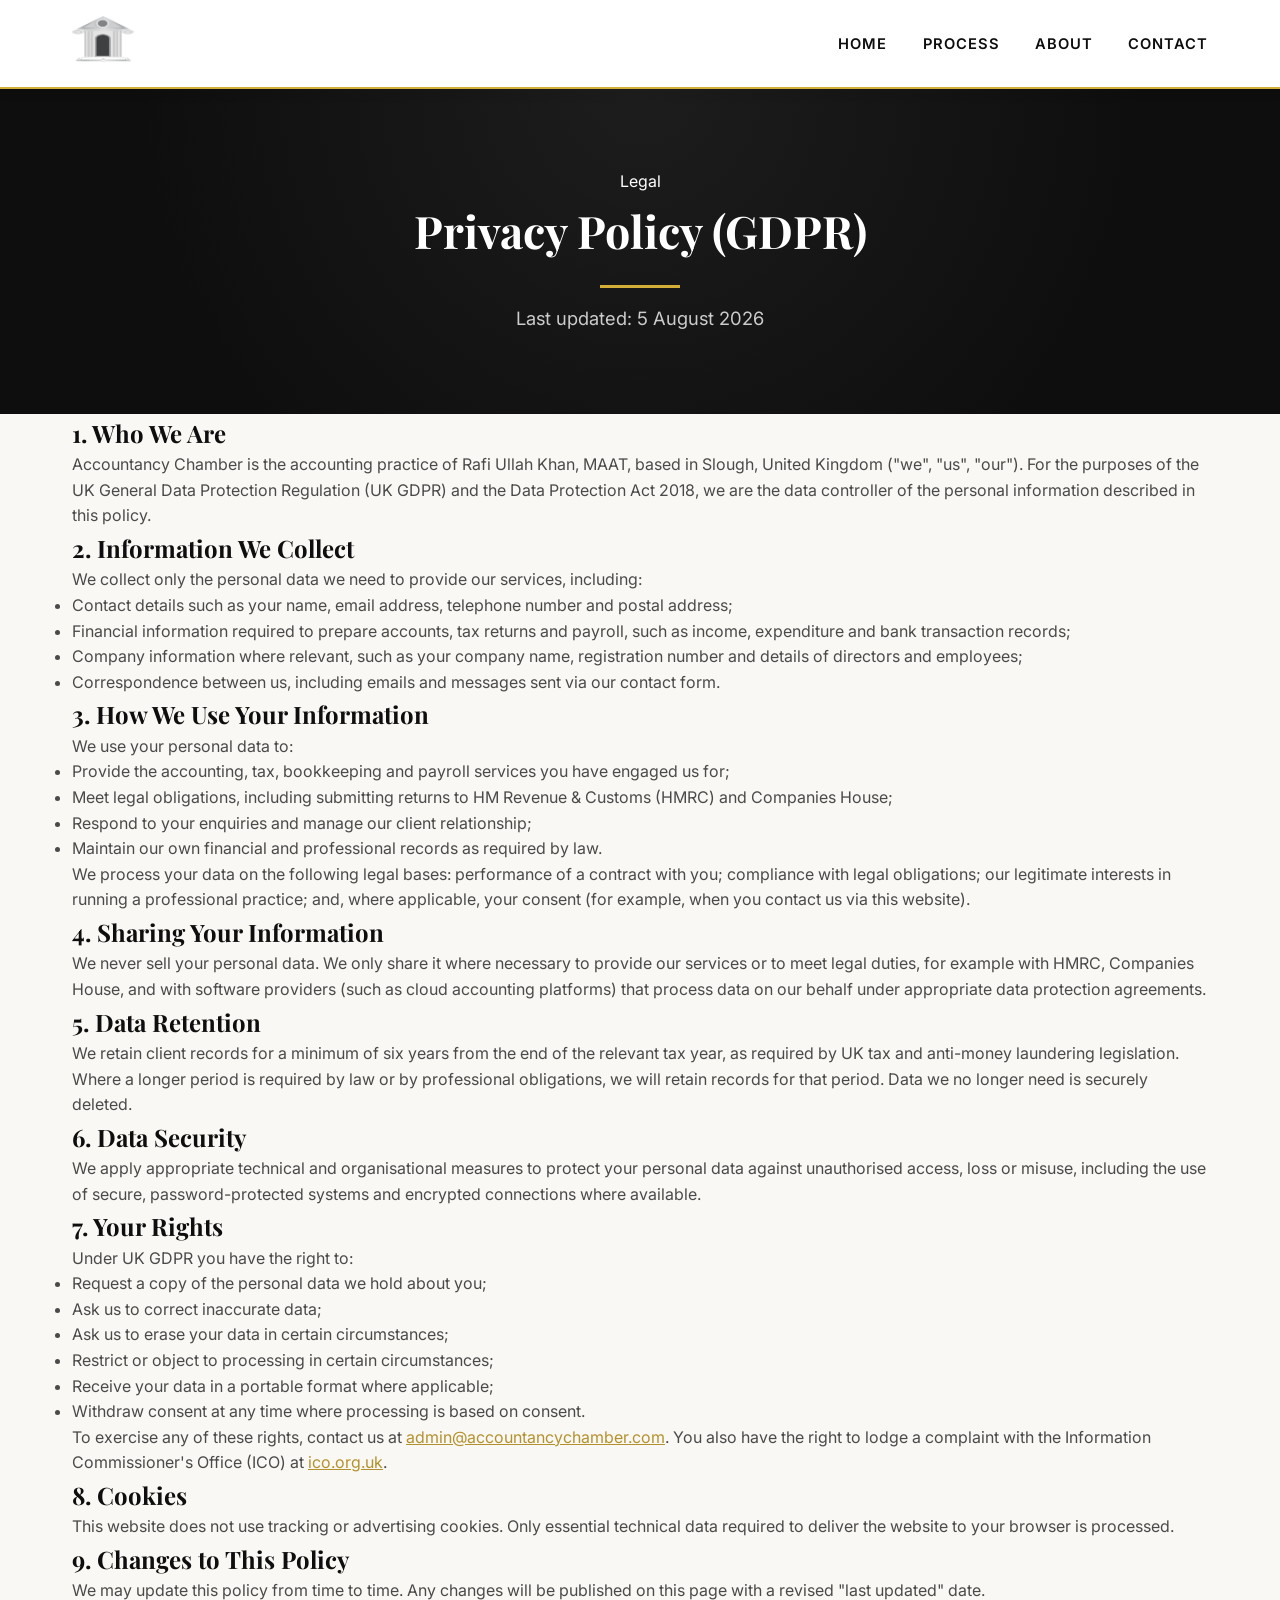
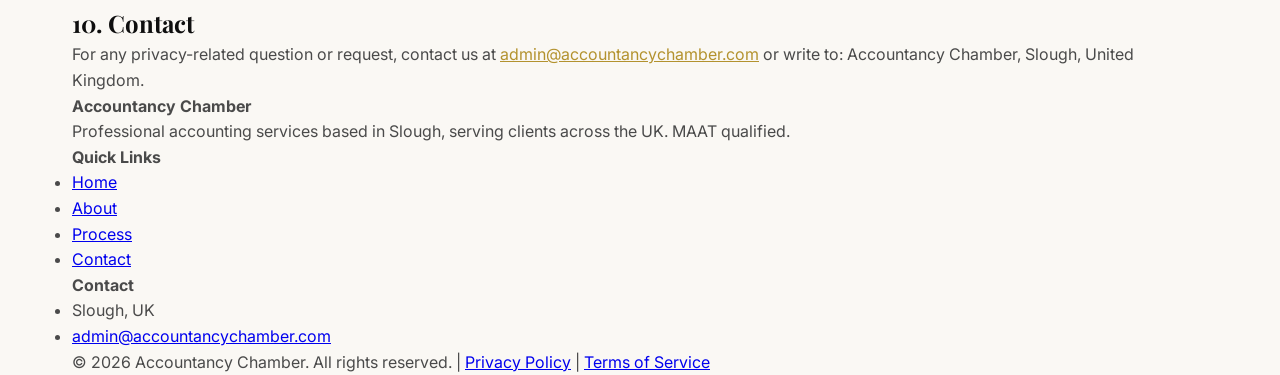
<file: gdpr.html>
<!DOCTYPE html>
<html lang="en">
<head>
  <meta charset="UTF-8">
  <meta name="viewport" content="width=device-width, initial-scale=1.0">
  <title>Privacy Policy (GDPR) | Accountancy Chamber</title>
  <meta name="description" content="Privacy Policy for Accountancy Chamber, Slough, UK. How we collect, use, store and protect your personal data in accordance with UK GDPR and the Data Protection Act 2018.">
  <link rel="stylesheet" href="styles.css">
</head>
<body>
  <nav class="navbar"><div class="container nav-container"><a href="index.html" class="logo-link"><img src="logo.png" alt="Accountancy Chamber Logo" class="nav-logo"></a><ul class="nav-menu"><li><a href="index.html">Home</a></li><li><a href="process.html">Process</a></li><li><a href="about.html">About</a></li><li><a href="contact.html">Contact</a></li></ul></div></nav>

  <!-- LEFT SIDEBAR -->
  <nav class="sidebar">
    <div class="sidebar-header">
      <img src="logo.png" alt="Accountancy Chamber Logo">
    </div>

    <div class="sidebar-nav">
      <a href="index.html">
        <svg xmlns="http://www.w3.org/2000/svg" width="20" height="20" viewBox="0 0 24 24" fill="none" stroke="currentColor" stroke-width="2" stroke-linecap="round" stroke-linejoin="round"><path d="M3 9l9-7 9 7v11a2 2 0 0 1-2 2H5a2 2 0 0 1-2-2z"></path><polyline points="9 22 9 12 15 12 15 22"></polyline></svg>
        Home
      </a>
      <a href="about.html">
        <svg xmlns="http://www.w3.org/2000/svg" width="20" height="20" viewBox="0 0 24 24" fill="none" stroke="currentColor" stroke-width="2" stroke-linecap="round" stroke-linejoin="round"><path d="M20 21v-2a4 4 0 0 0-4-4H8a4 4 0 0 0-4 4v2"></path><circle cx="12" cy="7" r="4"></circle></svg>
        About
      </a>
      <a href="contact.html">
        <svg xmlns="http://www.w3.org/2000/svg" width="20" height="20" viewBox="0 0 24 24" fill="none" stroke="currentColor" stroke-width="2" stroke-linecap="round" stroke-linejoin="round"><path d="M14 2H6a2 2 0 0 0-2 2v16a2 2 0 0 0 2 2h12a2 2 0 0 0 2-2V8z"></path><polyline points="14 2 14 8 20 8"></polyline><line x1="16" y1="13" x2="8" y2="13"></line><line x1="16" y1="17" x2="8" y2="17"></line><polyline points="10 9 9 9 8 9"></polyline></svg>
        Services
      </a>
      <a href="process.html">
        <svg xmlns="http://www.w3.org/2000/svg" width="20" height="20" viewBox="0 0 24 24" fill="none" stroke="currentColor" stroke-width="2" stroke-linecap="round" stroke-linejoin="round"><circle cx="12" cy="12" r="10"></circle><polyline points="12 6 12 12 16 14"></polyline></svg>
        Process
      </a>
      <a href="faq.html">
        <svg xmlns="http://www.w3.org/2000/svg" width="20" height="20" viewBox="0 0 24 24" fill="none" stroke="currentColor" stroke-width="2" stroke-linecap="round" stroke-linejoin="round"><circle cx="12" cy="12" r="10"></circle><path d="M9.09 9a3 3 0 0 1 5.83 1c0 2-3 3-3 3"></path><line x1="12" y1="17" x2="12.01" y2="17"></line></svg>
        FAQ
      </a>
      <a href="contact.html">
        <svg xmlns="http://www.w3.org/2000/svg" width="20" height="20" viewBox="0 0 24 24" fill="none" stroke="currentColor" stroke-width="2" stroke-linecap="round" stroke-linejoin="round"><path d="M21 11.5a8.38 8.38 0 0 1-.9 3.8 8.5 8.5 0 0 1-7.6 4.7 8.38 8.38 0 0 1-3.8-.9L3 21l1.9-5.7a8.38 8.38 0 0 1-.9-3.8 8.5 8.5 0 0 1 4.7-7.6 8.38 8.38 0 0 1 3.8-.9h.5a8.48 8.48 0 0 1 8 8v.5z"></path></svg>
        Contact
      </a>
    </div>

    <div class="sidebar-footer">
      <div class="name">Rafi Ullah Khan, MAAT</div>
      <div class="meta">Accountant · Slough, UK</div>
      <div class="meta"><a href="mailto:admin@accountancychamber.com">admin@accountancychamber.com</a></div>
    </div>
  </nav>

  <!-- MOBILE HEADER -->
  <div class="mobile-header">
    <img src="logo.png" alt="Accountancy Chamber">
    <button class="hamburger" aria-label="Toggle Menu">
      <svg viewBox="0 0 24 24" fill="none" stroke="currentColor" stroke-width="2" stroke-linecap="round" stroke-linejoin="round">
        <line x1="3" y1="12" x2="21" y2="12"></line>
        <line x1="3" y1="6" x2="21" y2="6"></line>
        <line x1="3" y1="18" x2="21" y2="18"></line>
      </svg>
    </button>
  </div>
  <div class="overlay"></div>

  <!-- MAIN CONTENT -->
  <div class="main-content">
    <main>

      <!-- PAGE HEADER -->
      <section class="page-header">
        <div class="container">
          <span class="eyebrow">Legal</span>
          <h1>Privacy Policy (GDPR)</h1>
          <p class="updated">Last updated: 5 August 2026</p>
          <div class="gold-rule"></div>
        </div>
      </section>

      <!-- POLICY CONTENT -->
      <section>
        <div class="container legal-content">

          <h2>1. Who We Are</h2>
          <p>Accountancy Chamber is the accounting practice of Rafi Ullah Khan, MAAT, based in Slough, United Kingdom ("we", "us", "our"). For the purposes of the UK General Data Protection Regulation (UK GDPR) and the Data Protection Act 2018, we are the data controller of the personal information described in this policy.</p>

          <h2>2. Information We Collect</h2>
          <p>We collect only the personal data we need to provide our services, including:</p>
          <ul>
            <li>Contact details such as your name, email address, telephone number and postal address;</li>
            <li>Financial information required to prepare accounts, tax returns and payroll, such as income, expenditure and bank transaction records;</li>
            <li>Company information where relevant, such as your company name, registration number and details of directors and employees;</li>
            <li>Correspondence between us, including emails and messages sent via our contact form.</li>
          </ul>

          <h2>3. How We Use Your Information</h2>
          <p>We use your personal data to:</p>
          <ul>
            <li>Provide the accounting, tax, bookkeeping and payroll services you have engaged us for;</li>
            <li>Meet legal obligations, including submitting returns to HM Revenue & Customs (HMRC) and Companies House;</li>
            <li>Respond to your enquiries and manage our client relationship;</li>
            <li>Maintain our own financial and professional records as required by law.</li>
          </ul>
          <p>We process your data on the following legal bases: performance of a contract with you; compliance with legal obligations; our legitimate interests in running a professional practice; and, where applicable, your consent (for example, when you contact us via this website).</p>

          <h2>4. Sharing Your Information</h2>
          <p>We never sell your personal data. We only share it where necessary to provide our services or to meet legal duties, for example with HMRC, Companies House, and with software providers (such as cloud accounting platforms) that process data on our behalf under appropriate data protection agreements.</p>

          <h2>5. Data Retention</h2>
          <p>We retain client records for a minimum of six years from the end of the relevant tax year, as required by UK tax and anti-money laundering legislation. Where a longer period is required by law or by professional obligations, we will retain records for that period. Data we no longer need is securely deleted.</p>

          <h2>6. Data Security</h2>
          <p>We apply appropriate technical and organisational measures to protect your personal data against unauthorised access, loss or misuse, including the use of secure, password-protected systems and encrypted connections where available.</p>

          <h2>7. Your Rights</h2>
          <p>Under UK GDPR you have the right to:</p>
          <ul>
            <li>Request a copy of the personal data we hold about you;</li>
            <li>Ask us to correct inaccurate data;</li>
            <li>Ask us to erase your data in certain circumstances;</li>
            <li>Restrict or object to processing in certain circumstances;</li>
            <li>Receive your data in a portable format where applicable;</li>
            <li>Withdraw consent at any time where processing is based on consent.</li>
          </ul>
          <p>To exercise any of these rights, contact us at <a href="mailto:admin@accountancychamber.com" style="color: var(--gold-dark);">admin@accountancychamber.com</a>. You also have the right to lodge a complaint with the Information Commissioner's Office (ICO) at <a href="https://ico.org.uk" target="_blank" rel="noopener" style="color: var(--gold-dark);">ico.org.uk</a>.</p>

          <h2>8. Cookies</h2>
          <p>This website does not use tracking or advertising cookies. Only essential technical data required to deliver the website to your browser is processed.</p>

          <h2>9. Changes to This Policy</h2>
          <p>We may update this policy from time to time. Any changes will be published on this page with a revised "last updated" date.</p>

          <h2>10. Contact</h2>
          <p>For any privacy-related question or request, contact us at <a href="mailto:admin@accountancychamber.com" style="color: var(--gold-dark);">admin@accountancychamber.com</a> or write to: Accountancy Chamber, Slough, United Kingdom.</p>

        </div>
      </section>

    </main>

    <!-- FOOTER -->
    <footer>
      <div class="container footer-grid">
        <div class="footer-col">
          <h4>Accountancy Chamber</h4>
          <p>Professional accounting services based in Slough, serving clients across the UK. MAAT qualified.</p>
        </div>
        <div class="footer-col">
          <h4>Quick Links</h4>
          <ul>
            <li><a href="index.html">Home</a></li>
            <li><a href="about.html">About</a></li>
            <li><a href="process.html">Process</a></li>
            <li><a href="contact.html">Contact</a></li>
          </ul>
        </div>
        <div class="footer-col">
          <h4>Contact</h4>
          <ul>
            <li>Slough, UK</li>
            <li><a href="mailto:admin@accountancychamber.com">admin@accountancychamber.com</a></li>
          </ul>
        </div>
      </div>
      <div class="footer-bottom">
        <div class="container">
          <p>&copy; 2026 Accountancy Chamber. All rights reserved. | <a href="gdpr.html">Privacy Policy</a> | <a href="terms.html">Terms of Service</a></p>
        </div>
      </div>
    </footer>
  </div>

  <script src="script.js"></script>
</body>
</html>
</file>
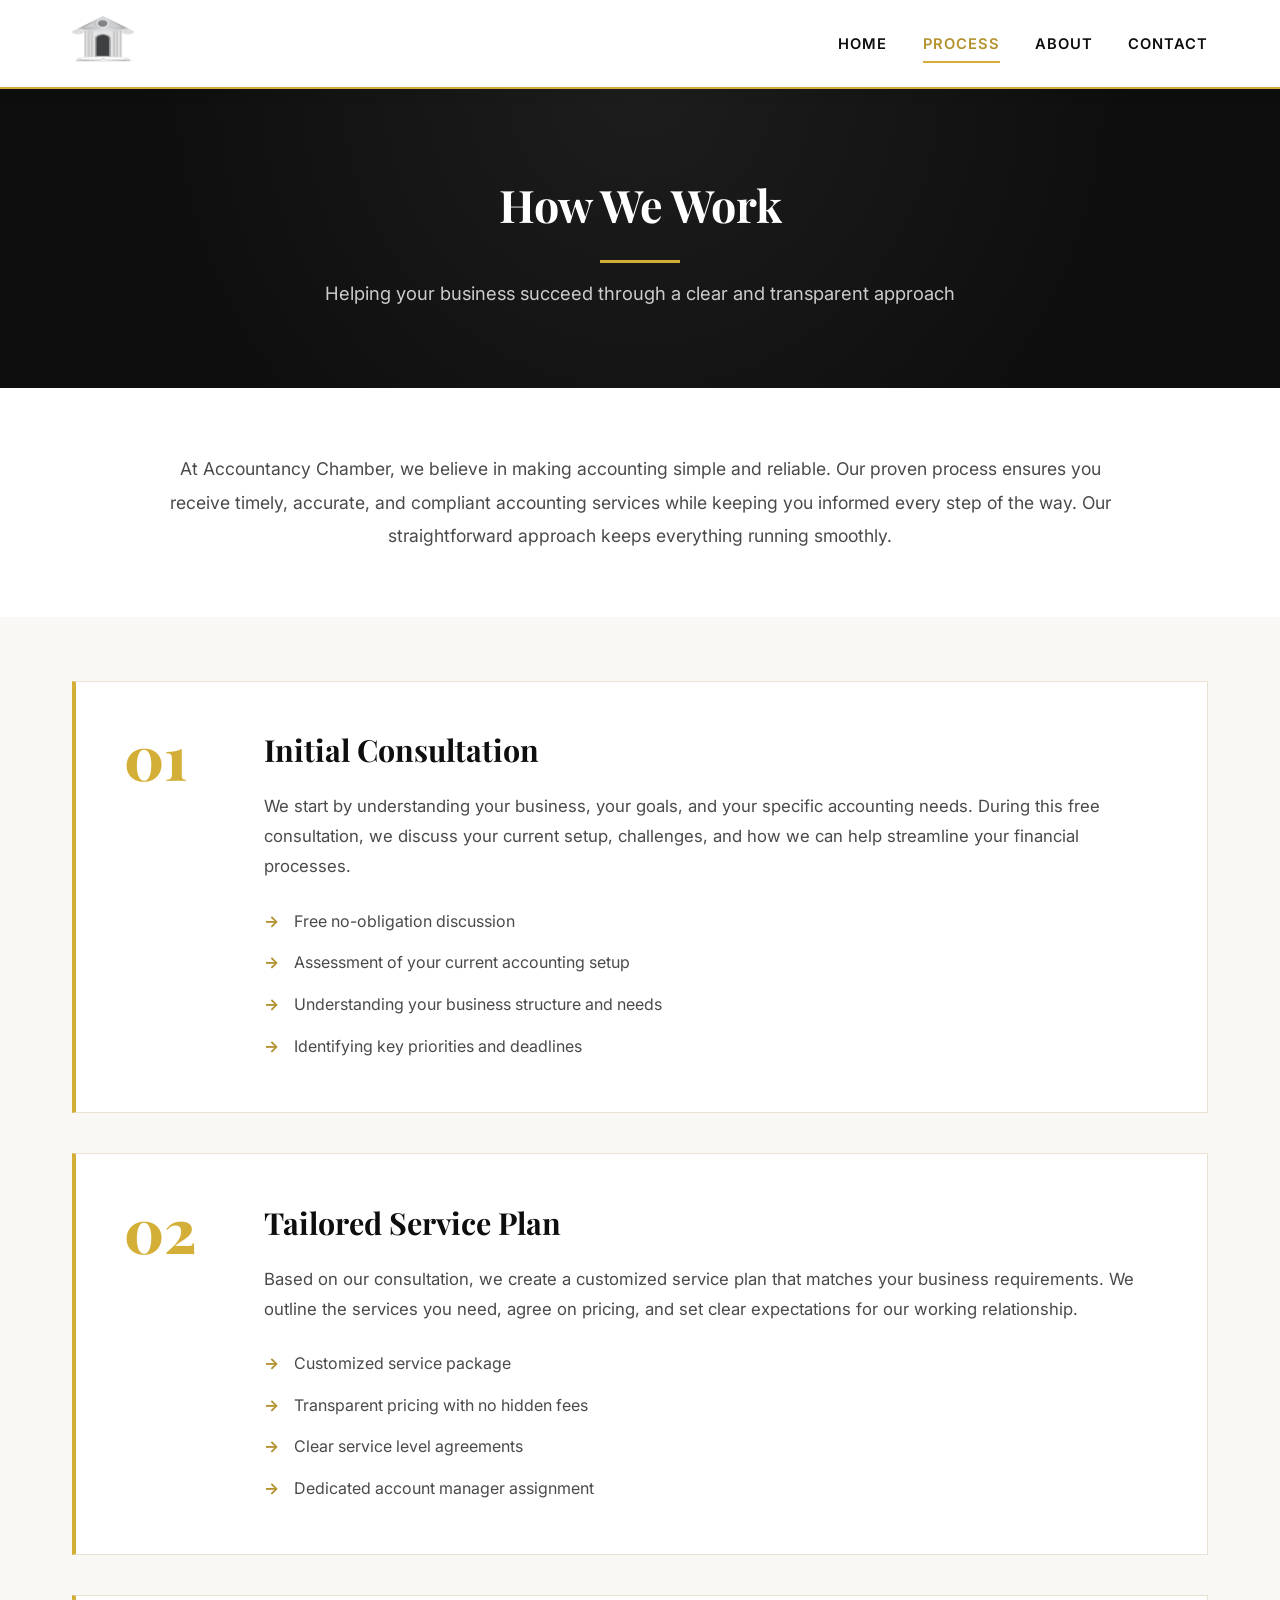
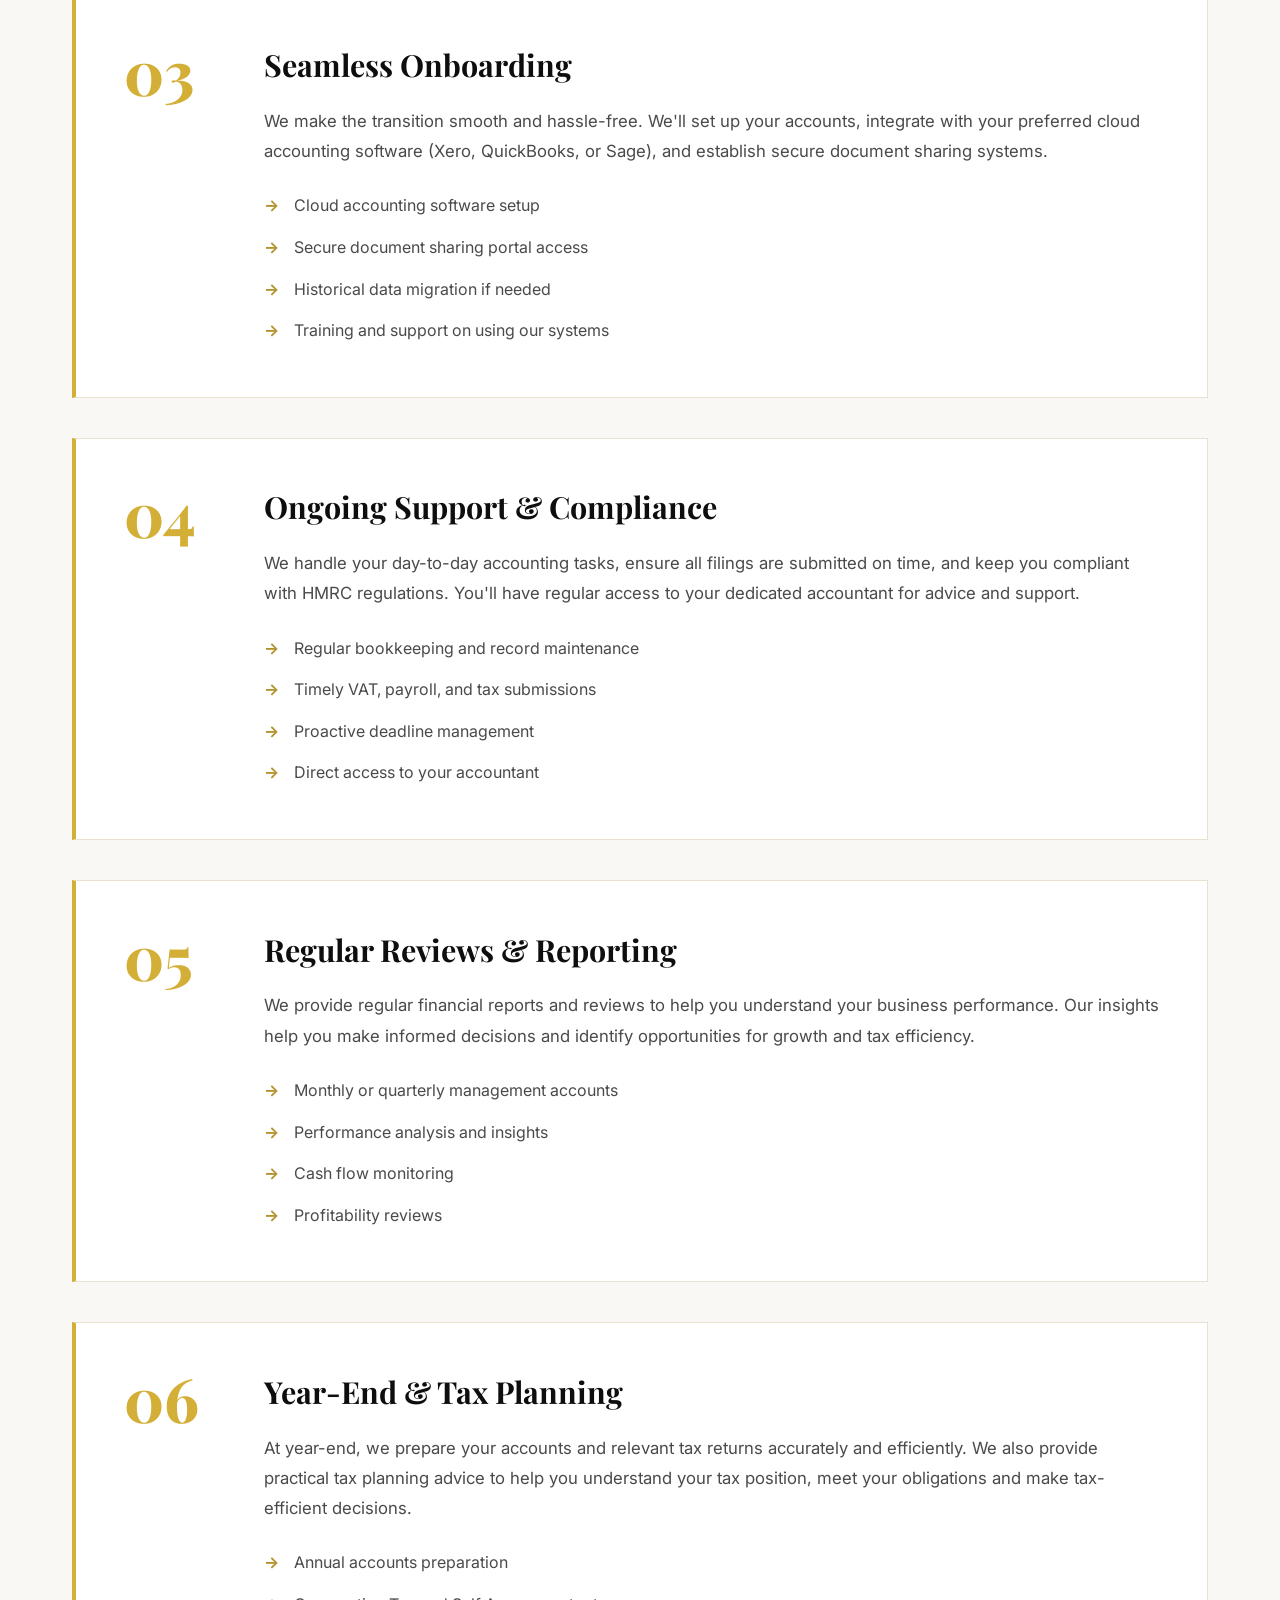
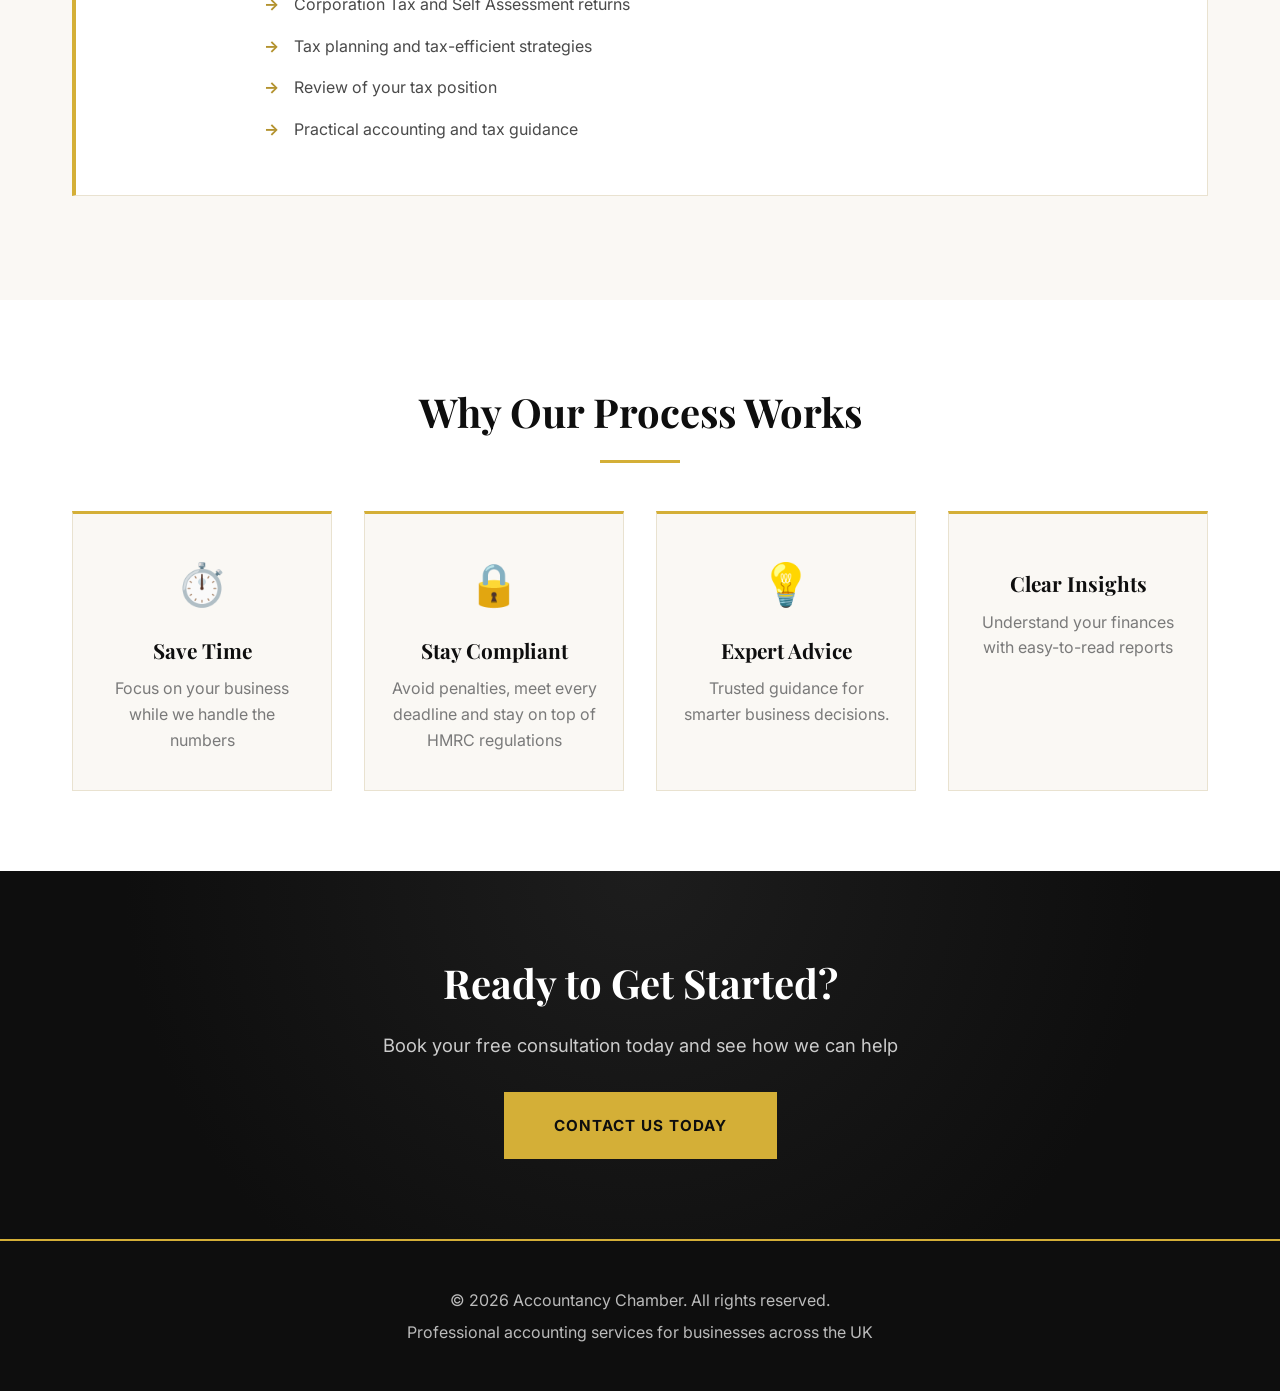
<file: process.html>
<!DOCTYPE html>
<html lang="en">
<head>
    <meta charset="UTF-8">
    <meta name="viewport" content="width=device-width, initial-scale=1.0">
    <title>Our Process - Accountancy Chamber</title>
    <link rel="stylesheet" href="styles.css">
</head>
<body>
    <!-- Top Navigation -->
    <nav class="navbar">
        <div class="container nav-container">
            <a href="index.html" class="logo-link"><img src="logo.png" alt="Accountancy Chamber Logo" class="nav-logo"></a>
            <ul class="nav-menu">
                <li><a href="index.html">Home</a></li>
                <li><a href="process.html" class="active">Process</a></li>
                <li><a href="about.html">About</a></li>
                <li><a href="contact.html">Contact</a></li>
            </ul>
        </div>
    </nav>

    <!-- Page Header -->
    <header class="page-header">
        <div class="container">
            <h1>How We Work</h1>
            <p>Helping your business succeed through a clear and transparent approach</p>
        </div>
    </header>

    <!-- Process Introduction -->
    <section class="intro-section">
        <div class="container">
            <p class="intro-text">
                At Accountancy Chamber, we believe in making accounting simple and reliable. Our proven process ensures you receive timely, accurate, and compliant accounting services while keeping you informed every step of the way. Our straightforward approach keeps everything running smoothly.
            </p>
        </div>
    </section>

    <!-- Process Steps -->
    <section class="process-section">
        <div class="container">
            
            <!-- Step 1 -->
            <div class="process-step">
                <div class="step-number">01</div>
                <div class="step-content">
                    <h2>Initial Consultation</h2>
                    <p>We start by understanding your business, your goals, and your specific accounting needs. During this free consultation, we discuss your current setup, challenges, and how we can help streamline your financial processes.</p>
                    <ul class="step-details">
                        <li>Free no-obligation discussion</li>
                        <li>Assessment of your current accounting setup</li>
                        <li>Understanding your business structure and needs</li>
                        <li>Identifying key priorities and deadlines</li>
                    </ul>
                </div>
            </div>

            <!-- Step 2 -->
            <div class="process-step">
                <div class="step-number">02</div>
                <div class="step-content">
                    <h2>Tailored Service Plan</h2>
                    <p>Based on our consultation, we create a customized service plan that matches your business requirements. We outline the services you need, agree on pricing, and set clear expectations for our working relationship.</p>
                    <ul class="step-details">
                        <li>Customized service package</li>
                        <li>Transparent pricing with no hidden fees</li>
                        <li>Clear service level agreements</li>
                        <li>Dedicated account manager assignment</li>
                    </ul>
                </div>
            </div>

            <!-- Step 3 -->
            <div class="process-step">
                <div class="step-number">03</div>
                <div class="step-content">
                    <h2>Seamless Onboarding</h2>
                    <p>We make the transition smooth and hassle-free. We'll set up your accounts, integrate with your preferred cloud accounting software (Xero, QuickBooks, or Sage), and establish secure document sharing systems.</p>
                    <ul class="step-details">
                        <li>Cloud accounting software setup</li>
                        <li>Secure document sharing portal access</li>
                        <li>Historical data migration if needed</li>
                        <li>Training and support on using our systems</li>
                    </ul>
                </div>
            </div>

            <!-- Step 4 -->
            <div class="process-step">
                <div class="step-number">04</div>
                <div class="step-content">
                    <h2>Ongoing Support & Compliance</h2>
                    <p>We handle your day-to-day accounting tasks, ensure all filings are submitted on time, and keep you compliant with HMRC regulations. You'll have regular access to your dedicated accountant for advice and support.</p>
                    <ul class="step-details">
                        <li>Regular bookkeeping and record maintenance</li>
                        <li>Timely VAT, payroll, and tax submissions</li>
                        <li>Proactive deadline management</li>
                        <li>Direct access to your accountant</li>
                    </ul>
                </div>
            </div>

            <!-- Step 5 -->
            <div class="process-step">
                <div class="step-number">05</div>
                <div class="step-content">
                    <h2>Regular Reviews & Reporting</h2>
                    <p>We provide regular financial reports and reviews to help you understand your business performance. Our insights help you make informed decisions and identify opportunities for growth and tax efficiency.</p>
                    <ul class="step-details">
                        <li>Monthly or quarterly management accounts</li>
                        <li>Performance analysis and insights</li>
                        <li>Cash flow monitoring</li>
                        <li>Profitability reviews</li>
                    </ul>
                </div>
            </div>

            <!-- Step 6 -->
            <div class="process-step">
                <div class="step-number">06</div>
                <div class="step-content">
                    <h2>Year-End &amp; Tax Planning</h2>
                    <p>At year-end, we prepare your accounts and relevant tax returns accurately and efficiently. We also provide practical tax planning advice to help you understand your tax position, meet your obligations and make tax-efficient decisions.</p>
                    <ul class="step-details">
                        <li>Annual accounts preparation</li>
                        <li>Corporation Tax and Self Assessment returns</li>
                        <li>Tax planning and tax-efficient strategies</li>
                        <li>Review of your tax position</li>
                        <li>Practical accounting and tax guidance</li>
                    </ul>
                </div>
            </div>

        </div>
    </section>

    <!-- Why Choose Our Process -->
    <section class="process-benefits">
        <div class="container">
            <h2 class="section-title">Why Our Process Works</h2>
            <div class="benefits-grid">
                <div class="benefit-card">
                    <div class="benefit-icon">⏱️</div>
                    <h3>Save Time</h3>
                    <p>Focus on your business while we handle the numbers</p>
                </div>
                <div class="benefit-card">
                    <div class="benefit-icon">🔒</div>
                    <h3>Stay Compliant</h3>
                    <p>Avoid penalties, meet every deadline and stay on top of HMRC regulations</p>
                </div>
                <div class="benefit-card">
                    <div class="benefit-icon">💡</div>
                    <h3>Expert Advice</h3>
                    <p>Trusted guidance for smarter business decisions.</p>
                </div>
                <div class="benefit-card">
                    <div class="benefit-icon"></div>
                    <h3>Clear Insights</h3>
                    <p>Understand your finances with easy-to-read reports</p>
                </div>
            </div>
        </div>
    </section>

    <!-- CTA Section -->
    <section class="services-cta">
        <div class="container">
            <h2>Ready to Get Started?</h2>
            <p>Book your free consultation today and see how we can help</p>
            <a href="contact.html" class="btn btn-primary btn-large">Contact Us Today</a>
        </div>
    </section>

    <!-- Footer -->
    <footer class="footer" id="contact">
        <div class="container">
            <p>&copy; 2026 Accountancy Chamber. All rights reserved.</p>
            <p>Professional accounting services for businesses across the UK</p>
        </div>
    </footer>
</body>
</html>
</file>
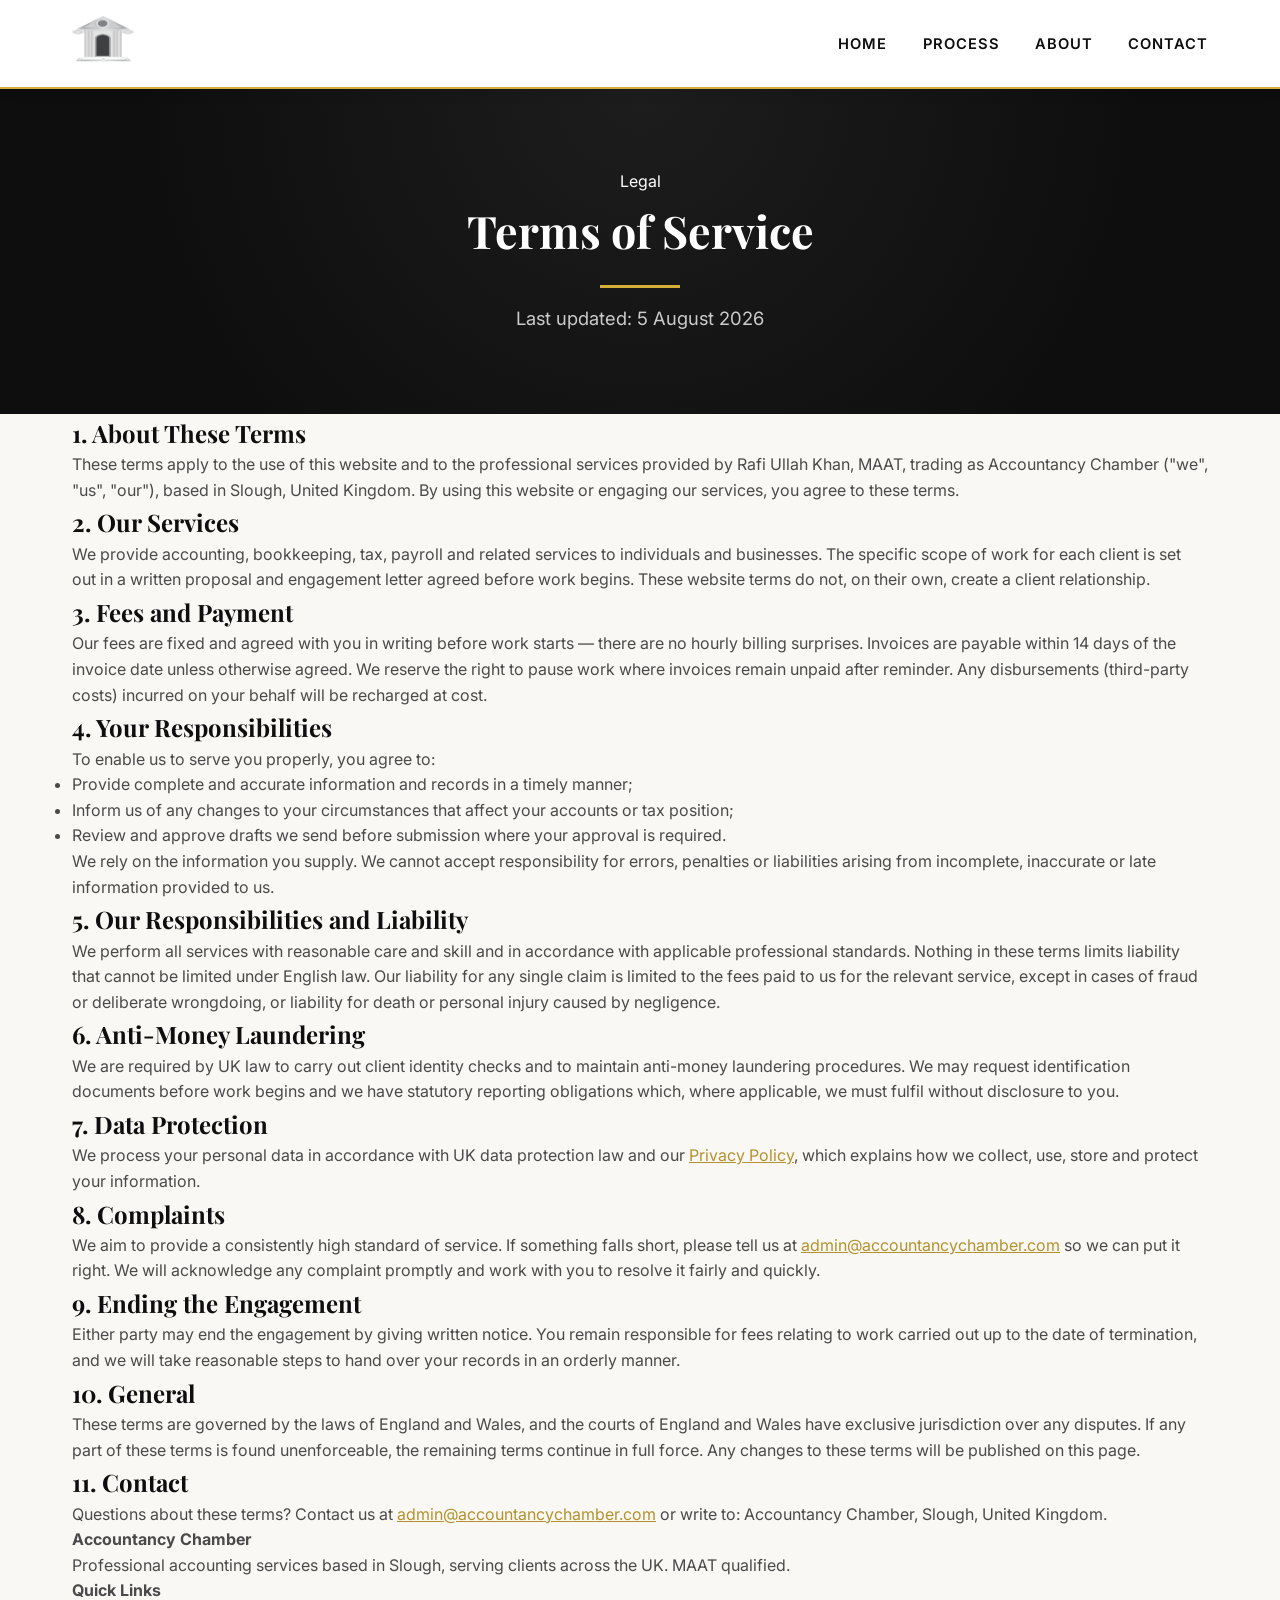
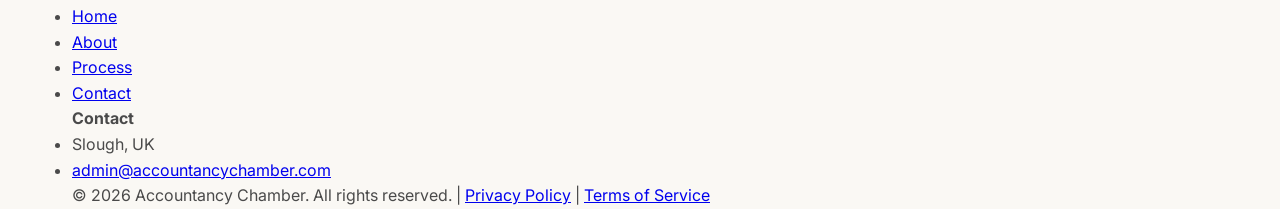
<file: terms.html>
<!DOCTYPE html>
<html lang="en">
<head>
  <meta charset="UTF-8">
  <meta name="viewport" content="width=device-width, initial-scale=1.0">
  <title>Terms of Service | Accountancy Chamber</title>
  <meta name="description" content="Terms of Service for Accountancy Chamber, Slough, UK. The basis on which we provide accounting, tax and bookkeeping services to our clients.">
  <link rel="stylesheet" href="styles.css">
</head>
<body>
  <nav class="navbar"><div class="container nav-container"><a href="index.html" class="logo-link"><img src="logo.png" alt="Accountancy Chamber Logo" class="nav-logo"></a><ul class="nav-menu"><li><a href="index.html">Home</a></li><li><a href="process.html">Process</a></li><li><a href="about.html">About</a></li><li><a href="contact.html">Contact</a></li></ul></div></nav>

  <!-- LEFT SIDEBAR -->
  <nav class="sidebar">
    <div class="sidebar-header">
      <img src="logo.png" alt="Accountancy Chamber Logo">
    </div>

    <div class="sidebar-nav">
      <a href="index.html">
        <svg xmlns="http://www.w3.org/2000/svg" width="20" height="20" viewBox="0 0 24 24" fill="none" stroke="currentColor" stroke-width="2" stroke-linecap="round" stroke-linejoin="round"><path d="M3 9l9-7 9 7v11a2 2 0 0 1-2 2H5a2 2 0 0 1-2-2z"></path><polyline points="9 22 9 12 15 12 15 22"></polyline></svg>
        Home
      </a>
      <a href="about.html">
        <svg xmlns="http://www.w3.org/2000/svg" width="20" height="20" viewBox="0 0 24 24" fill="none" stroke="currentColor" stroke-width="2" stroke-linecap="round" stroke-linejoin="round"><path d="M20 21v-2a4 4 0 0 0-4-4H8a4 4 0 0 0-4 4v2"></path><circle cx="12" cy="7" r="4"></circle></svg>
        About
      </a>
      <a href="contact.html">
        <svg xmlns="http://www.w3.org/2000/svg" width="20" height="20" viewBox="0 0 24 24" fill="none" stroke="currentColor" stroke-width="2" stroke-linecap="round" stroke-linejoin="round"><path d="M14 2H6a2 2 0 0 0-2 2v16a2 2 0 0 0 2 2h12a2 2 0 0 0 2-2V8z"></path><polyline points="14 2 14 8 20 8"></polyline><line x1="16" y1="13" x2="8" y2="13"></line><line x1="16" y1="17" x2="8" y2="17"></line><polyline points="10 9 9 9 8 9"></polyline></svg>
        Services
      </a>
      <a href="process.html">
        <svg xmlns="http://www.w3.org/2000/svg" width="20" height="20" viewBox="0 0 24 24" fill="none" stroke="currentColor" stroke-width="2" stroke-linecap="round" stroke-linejoin="round"><circle cx="12" cy="12" r="10"></circle><polyline points="12 6 12 12 16 14"></polyline></svg>
        Process
      </a>
      <a href="faq.html">
        <svg xmlns="http://www.w3.org/2000/svg" width="20" height="20" viewBox="0 0 24 24" fill="none" stroke="currentColor" stroke-width="2" stroke-linecap="round" stroke-linejoin="round"><circle cx="12" cy="12" r="10"></circle><path d="M9.09 9a3 3 0 0 1 5.83 1c0 2-3 3-3 3"></path><line x1="12" y1="17" x2="12.01" y2="17"></line></svg>
        FAQ
      </a>
      <a href="contact.html">
        <svg xmlns="http://www.w3.org/2000/svg" width="20" height="20" viewBox="0 0 24 24" fill="none" stroke="currentColor" stroke-width="2" stroke-linecap="round" stroke-linejoin="round"><path d="M21 11.5a8.38 8.38 0 0 1-.9 3.8 8.5 8.5 0 0 1-7.6 4.7 8.38 8.38 0 0 1-3.8-.9L3 21l1.9-5.7a8.38 8.38 0 0 1-.9-3.8 8.5 8.5 0 0 1 4.7-7.6 8.38 8.38 0 0 1 3.8-.9h.5a8.48 8.48 0 0 1 8 8v.5z"></path></svg>
        Contact
      </a>
    </div>

    <div class="sidebar-footer">
      <div class="name">Rafi Ullah Khan, MAAT</div>
      <div class="meta">Accountant · Slough, UK</div>
      <div class="meta"><a href="mailto:admin@accountancychamber.com">admin@accountancychamber.com</a></div>
    </div>
  </nav>

  <!-- MOBILE HEADER -->
  <div class="mobile-header">
    <img src="logo.png" alt="Accountancy Chamber">
    <button class="hamburger" aria-label="Toggle Menu">
      <svg viewBox="0 0 24 24" fill="none" stroke="currentColor" stroke-width="2" stroke-linecap="round" stroke-linejoin="round">
        <line x1="3" y1="12" x2="21" y2="12"></line>
        <line x1="3" y1="6" x2="21" y2="6"></line>
        <line x1="3" y1="18" x2="21" y2="18"></line>
      </svg>
    </button>
  </div>
  <div class="overlay"></div>

  <!-- MAIN CONTENT -->
  <div class="main-content">
    <main>

      <!-- PAGE HEADER -->
      <section class="page-header">
        <div class="container">
          <span class="eyebrow">Legal</span>
          <h1>Terms of Service</h1>
          <p class="updated">Last updated: 5 August 2026</p>
          <div class="gold-rule"></div>
        </div>
      </section>

      <!-- TERMS CONTENT -->
      <section>
        <div class="container legal-content">

          <h2>1. About These Terms</h2>
          <p>These terms apply to the use of this website and to the professional services provided by Rafi Ullah Khan, MAAT, trading as Accountancy Chamber ("we", "us", "our"), based in Slough, United Kingdom. By using this website or engaging our services, you agree to these terms.</p>

          <h2>2. Our Services</h2>
          <p>We provide accounting, bookkeeping, tax, payroll and related services to individuals and businesses. The specific scope of work for each client is set out in a written proposal and engagement letter agreed before work begins. These website terms do not, on their own, create a client relationship.</p>

          <h2>3. Fees and Payment</h2>
          <p>Our fees are fixed and agreed with you in writing before work starts — there are no hourly billing surprises. Invoices are payable within 14 days of the invoice date unless otherwise agreed. We reserve the right to pause work where invoices remain unpaid after reminder. Any disbursements (third-party costs) incurred on your behalf will be recharged at cost.</p>

          <h2>4. Your Responsibilities</h2>
          <p>To enable us to serve you properly, you agree to:</p>
          <ul>
            <li>Provide complete and accurate information and records in a timely manner;</li>
            <li>Inform us of any changes to your circumstances that affect your accounts or tax position;</li>
            <li>Review and approve drafts we send before submission where your approval is required.</li>
          </ul>
          <p>We rely on the information you supply. We cannot accept responsibility for errors, penalties or liabilities arising from incomplete, inaccurate or late information provided to us.</p>

          <h2>5. Our Responsibilities and Liability</h2>
          <p>We perform all services with reasonable care and skill and in accordance with applicable professional standards. Nothing in these terms limits liability that cannot be limited under English law. Our liability for any single claim is limited to the fees paid to us for the relevant service, except in cases of fraud or deliberate wrongdoing, or liability for death or personal injury caused by negligence.</p>

          <h2>6. Anti-Money Laundering</h2>
          <p>We are required by UK law to carry out client identity checks and to maintain anti-money laundering procedures. We may request identification documents before work begins and we have statutory reporting obligations which, where applicable, we must fulfil without disclosure to you.</p>

          <h2>7. Data Protection</h2>
          <p>We process your personal data in accordance with UK data protection law and our <a href="gdpr.html" style="color: var(--gold-dark);">Privacy Policy</a>, which explains how we collect, use, store and protect your information.</p>

          <h2>8. Complaints</h2>
          <p>We aim to provide a consistently high standard of service. If something falls short, please tell us at <a href="mailto:admin@accountancychamber.com" style="color: var(--gold-dark);">admin@accountancychamber.com</a> so we can put it right. We will acknowledge any complaint promptly and work with you to resolve it fairly and quickly.</p>

          <h2>9. Ending the Engagement</h2>
          <p>Either party may end the engagement by giving written notice. You remain responsible for fees relating to work carried out up to the date of termination, and we will take reasonable steps to hand over your records in an orderly manner.</p>

          <h2>10. General</h2>
          <p>These terms are governed by the laws of England and Wales, and the courts of England and Wales have exclusive jurisdiction over any disputes. If any part of these terms is found unenforceable, the remaining terms continue in full force. Any changes to these terms will be published on this page.</p>

          <h2>11. Contact</h2>
          <p>Questions about these terms? Contact us at <a href="mailto:admin@accountancychamber.com" style="color: var(--gold-dark);">admin@accountancychamber.com</a> or write to: Accountancy Chamber, Slough, United Kingdom.</p>

        </div>
      </section>

    </main>

    <!-- FOOTER -->
    <footer>
      <div class="container footer-grid">
        <div class="footer-col">
          <h4>Accountancy Chamber</h4>
          <p>Professional accounting services based in Slough, serving clients across the UK. MAAT qualified.</p>
        </div>
        <div class="footer-col">
          <h4>Quick Links</h4>
          <ul>
            <li><a href="index.html">Home</a></li>
            <li><a href="about.html">About</a></li>
            <li><a href="process.html">Process</a></li>
            <li><a href="contact.html">Contact</a></li>
          </ul>
        </div>
        <div class="footer-col">
          <h4>Contact</h4>
          <ul>
            <li>Slough, UK</li>
            <li><a href="mailto:admin@accountancychamber.com">admin@accountancychamber.com</a></li>
          </ul>
        </div>
      </div>
      <div class="footer-bottom">
        <div class="container">
          <p>&copy; 2026 Accountancy Chamber. All rights reserved. | <a href="gdpr.html">Privacy Policy</a> | <a href="terms.html">Terms of Service</a></p>
        </div>
      </div>
    </footer>
  </div>

  <script src="script.js"></script>
</body>
</html>
</file>
<file: styles.css>
/* ============================================
   ACCOUNTANCY CHAMBER - PROFESSIONAL THEME
   Black | White | Gold
   ============================================ */
@import url('https://fonts.googleapis.com/css2?family=Playfair+Display:wght@600;700;800&family=Inter:wght@400;500;600;700&display=swap');

:root {
    --black: #0e0e0e;
    --dark: #161616;
    --gold: #d4af37;
    --gold-dark: #b3922e;
    --gold-soft: #f4e9c9;
    --white: #ffffff;
    --off-white: #faf8f4;
    --text: #4a4a4a;
    --grey: #7a7a7a;
    --border: #e9e2d0;
}

* { margin: 0; padding: 0; box-sizing: border-box; }

html { scroll-behavior: smooth; }

body {
    font-family: 'Inter', 'Segoe UI', Tahoma, sans-serif;
    line-height: 1.6;
    color: var(--text);
    background: var(--off-white);
}

h1, h2, h3 { font-family: 'Playfair Display', Georgia, serif; color: var(--black); }

::selection { background: var(--gold); color: var(--black); }

.container { max-width: 1200px; margin: 0 auto; padding: 0 2rem; }

/* ============ TOP NAVIGATION (White so black logo shows) ============ */
.navbar {
    background: var(--white);
    padding: 1rem 0;
    position: sticky;
    top: 0;
    z-index: 1000;
    border-bottom: 2px solid var(--gold);
    box-shadow: 0 2px 15px rgba(0,0,0,0.06);
}

.nav-container { display: flex; justify-content: space-between; align-items: center; }

.logo-link { display: flex; align-items: center; }

.nav-logo { height: 55px; width: auto; }

.logo {
    font-family: 'Playfair Display', Georgia, serif;
    font-size: 1.5rem;
    font-weight: 700;
    color: var(--black);
    text-decoration: none;
    letter-spacing: 1px;
}

.nav-menu { display: flex; list-style: none; gap: 2.2rem; }

.nav-menu a {
    color: var(--black);
    text-decoration: none;
    font-weight: 600;
    font-size: 0.92rem;
    letter-spacing: 1px;
    text-transform: uppercase;
    padding: 0.5rem 0;
    border-bottom: 2px solid transparent;
    transition: all 0.3s;
}

.nav-menu a:hover { color: var(--gold-dark); }

.nav-menu a.active { color: var(--gold-dark); border-bottom-color: var(--gold); }

/* ============ HERO ============ */
.hero {
    background: radial-gradient(circle at top, #1d1d1d 0%, var(--black) 70%);
    color: var(--white);
    padding: 6.5rem 2rem;
    text-align: center;
}

.hero h1 { color: var(--white); font-size: 3rem; margin-bottom: 1.5rem; line-height: 1.2; }

.hero h1::after {
    content: "";
    display: block;
    width: 90px;
    height: 3px;
    background: var(--gold);
    margin: 1.3rem auto 0;
}

.hero p { color: #d6d6d6; font-size: 1.15rem; max-width: 900px; margin: 0 auto 2.5rem; line-height: 1.8; }

.hero-buttons { display: flex; gap: 1.5rem; justify-content: center; flex-wrap: wrap; }

/* ============ BUTTONS ============ */
.btn {
    display: inline-block;
    padding: 1rem 2.5rem;
    font-weight: 700;
    font-size: 0.95rem;
    letter-spacing: 1px;
    text-transform: uppercase;
    text-decoration: none;
    border: 2px solid transparent;
    transition: all 0.3s;
    cursor: pointer;
}

.btn-primary { background: var(--gold); color: var(--black); border-color: var(--gold); }

.btn-primary:hover {
    background: var(--gold-dark);
    border-color: var(--gold-dark);
    transform: translateY(-3px);
    box-shadow: 0 10px 25px rgba(212,175,55,0.35);
}

.btn-secondary { background: transparent; color: var(--gold); border-color: var(--gold); }

.btn-secondary:hover { background: var(--gold); color: var(--black); }

.btn-large { padding: 1.2rem 3rem; }

/* ============ SECTION TITLES ============ */
.section-title { font-size: 2.5rem; text-align: center; margin-bottom: 1rem; }

.section-title::after {
    content: "";
    display: block;
    width: 80px;
    height: 3px;
    background: var(--gold);
    margin: 1rem auto 0;
}

.section-subtitle { text-align: center; color: var(--grey); font-size: 1.1rem; max-width: 700px; margin: 0 auto 3rem; }

/* ============ VALUE PROPOSITION ============ */
.value-prop { padding: 5rem 2rem; background: var(--white); }

.value-grid { display: grid; grid-template-columns: repeat(auto-fit, minmax(280px, 1fr)); gap: 3rem; }

.value-card { text-align: center; padding: 2rem; }

.value-card .icon {
    width: 75px; height: 75px;
    border: 2px solid var(--gold);
    border-radius: 50%;
    display: flex; align-items: center; justify-content: center;
    margin: 0 auto 1.3rem;
    font-size: 1.9rem;
    color: var(--gold-dark);
    background: var(--off-white);
}

.value-card h3 { font-size: 1.5rem; margin-bottom: 0.8rem; }

.value-card p { color: var(--grey); line-height: 1.7; }

/* ============ SERVICES OVERVIEW (Home) ============ */
.services-overview { padding: 5rem 2rem; background: var(--off-white); }

.services-grid { display: grid; grid-template-columns: repeat(auto-fit, minmax(270px, 1fr)); gap: 2rem; }

.service-card {
    background: var(--white);
    padding: 2.3rem 1.8rem;
    text-align: center;
    border: 1px solid var(--border);
    border-top: 3px solid var(--gold);
    transition: all 0.3s;
}

.service-card:hover { transform: translateY(-8px); box-shadow: 0 15px 35px rgba(0,0,0,0.1); }

.service-icon { font-size: 2.6rem; margin-bottom: 1.2rem; }

.service-card h3 { font-size: 1.3rem; margin-bottom: 0.8rem; }

.service-card p { color: var(--grey); font-size: 0.95rem; margin-bottom: 1.3rem; line-height: 1.7; }

.service-link { color: var(--gold-dark); font-weight: 700; text-decoration: none; letter-spacing: 0.5px; }

.service-link:hover { color: var(--black); }

.cta-section { text-align: center; margin-top: 3.5rem; }

/* ============ WHY CHOOSE US ============ */
.why-choose { padding: 5rem 2rem; background: var(--white); }

.features-grid { display: grid; grid-template-columns: repeat(auto-fit, minmax(300px, 1fr)); gap: 2.5rem; margin-top: 3rem; }

.feature h3 { font-size: 1.25rem; margin-bottom: 0.6rem; }

.feature p { color: var(--grey); }

/* ============ DARK CTA SECTIONS ============ */
.contact-cta, .services-cta {
    background: radial-gradient(circle at top, #1d1d1d 0%, var(--black) 70%);
    color: var(--white);
    padding: 5rem 2rem;
    text-align: center;
}

.contact-cta h2, .services-cta h2 { color: var(--white); font-size: 2.5rem; margin-bottom: 1rem; }

.contact-cta p, .services-cta p { color: #cccccc; font-size: 1.15rem; margin-bottom: 2rem; }

.contact-buttons { display: flex; gap: 1.5rem; justify-content: center; flex-wrap: wrap; }

/* ============ FOOTER ============ */
.footer {
    background: var(--black);
    border-top: 2px solid var(--gold);
    color: #bbbbbb;
    text-align: center;
    padding: 2.5rem 2rem;
}

.footer p { margin: 0.4rem 0; }

/* ============ PAGE HEADERS (Inner pages) ============ */
.page-header {
    background: radial-gradient(circle at top, #1d1d1d 0%, var(--black) 70%);
    color: var(--white);
    padding: 5rem 2rem;
    text-align: center;
}

.page-header h1 { color: var(--white); font-size: 2.8rem; margin-bottom: 1rem; }

.page-header h1::after {
    content: "";
    display: block;
    width: 80px;
    height: 3px;
    background: var(--gold);
    margin: 1.2rem auto 0;
}

.page-header p { color: #cccccc; font-size: 1.15rem; }

/* ============ INTRO ============ */
.intro-section { padding: 4rem 2rem; background: var(--white); }

.intro-text { max-width: 950px; margin: 0 auto; text-align: center; font-size: 1.1rem; line-height: 1.9; }

/* ============ SERVICES DETAIL ============ */
.services-detail { padding: 3.5rem 2rem; background: var(--off-white); }

.service-detail-card {
    background: var(--white);
    border: 1px solid var(--border);
    padding: 3rem;
    margin-bottom: 3.5rem;
    box-shadow: 0 5px 20px rgba(0,0,0,0.05);
}

/* GOLD BORDER / FRAME AROUND IMAGES */
.service-image-container {
    height: 380px;
    padding: 10px;
    background: var(--white);
    border: 3px solid var(--gold);
    outline: 1px solid var(--gold-dark);
    outline-offset: 5px;
    margin: 0.5rem 0 2.5rem;
}

.service-detail-img { width: 100%; height: 100%; object-fit: cover; display: block; }

.service-header {
    display: flex;
    align-items: center;
    gap: 1rem;
    margin-bottom: 1.5rem;
    padding-bottom: 1rem;
    border-bottom: 2px solid var(--gold);
}

.service-header h2 { font-size: 2.1rem; }

.service-icon-large { font-size: 2.4rem; }

.service-intro { font-size: 1.05rem; line-height: 1.9; margin-bottom: 1.8rem; }

.service-body h3 { font-size: 1.4rem; margin-bottom: 1.2rem; }

.service-benefits { list-style: none; }

.service-benefits li {
    padding: 0.75rem 0 0.75rem 2.3rem;
    position: relative;
    border-bottom: 1px solid var(--border);
    color: var(--text);
}

.service-benefits li:last-child { border-bottom: none; }

.service-benefits li::before {
    content: "✓";
    position: absolute;
    left: 0;
    color: var(--gold-dark);
    font-weight: 800;
    font-size: 1.1rem;
}

/* ============ PROCESS PAGE ============ */
.process-section { padding: 4rem 2rem; background: var(--off-white); }

.process-step {
    display: flex;
    background: var(--white);
    border: 1px solid var(--border);
    border-left: 4px solid var(--gold);
    padding: 2.8rem 3rem;
    margin-bottom: 2.5rem;
    transition: all 0.3s;
}

.process-step:hover { transform: translateX(8px); box-shadow: 0 10px 25px rgba(0,0,0,0.08); }

.step-number {
    font-family: 'Playfair Display', Georgia, serif;
    font-size: 3.8rem;
    font-weight: 800;
    color: var(--gold);
    min-width: 100px;
    margin-right: 2.5rem;
    line-height: 1;
}
/* ============ PROCESS PAGE (continued) ============ */
.step-content h2 { font-size: 1.9rem; margin-bottom: 1rem; }

.step-content p { font-size: 1.05rem; line-height: 1.8; margin-bottom: 1.2rem; }

.step-details { list-style: none; margin-top: 1rem; }

.step-details li {
    padding: 0.5rem 0 0.5rem 1.9rem;
    position: relative;
    color: var(--text);
}

.step-details li::before {
    content: "→";
    position: absolute;
    left: 0;
    color: var(--gold-dark);
    font-weight: 700;
}

/* ============ PROCESS BENEFITS ============ */
.process-benefits { padding: 5rem 2rem; background: var(--white); }

.benefits-grid { display: grid; grid-template-columns: repeat(auto-fit, minmax(240px, 1fr)); gap: 2rem; margin-top: 3rem; }

.benefit-card {
    text-align: center;
    padding: 2.3rem 1.5rem;
    background: var(--off-white);
    border: 1px solid var(--border);
    border-top: 3px solid var(--gold);
    transition: all 0.3s;
}

.benefit-card:hover { transform: translateY(-8px); box-shadow: 0 12px 28px rgba(0,0,0,0.1); }

.benefit-icon { font-size: 2.6rem; margin-bottom: 1rem; }

.benefit-card h3 { font-size: 1.3rem; margin-bottom: 0.6rem; }

.benefit-card p { color: var(--grey); }

/* ============ ABOUT PAGE ============ */
.about-intro { padding: 5rem 2rem; background: var(--white); }

.about-content { display: flex; gap: 4rem; align-items: stretch; }

.about-text { flex: 1; }

.about-text h2 { font-size: 2.2rem; margin-bottom: 1.3rem; }

.about-text h2::after {
    content: "";
    display: block;
    width: 70px;
    height: 3px;
    background: var(--gold);
    margin-top: 0.9rem;
}

.about-text p { font-size: 1.05rem; line-height: 1.9; margin-bottom: 1.3rem; }

.about-image-placeholder {
    flex: 1;
    background: radial-gradient(circle at top, #1d1d1d 0%, var(--black) 70%);
    border: 3px solid var(--gold);
    outline: 1px solid var(--gold-dark);
    outline-offset: 5px;
    display: flex;
    flex-direction: column;
    align-items: center;
    justify-content: center;
    padding: 3rem;
    text-align: center;
    color: var(--white);
}

.about-image-placeholder img { width: 100%; height: 100%; object-fit: cover; }

.placeholder-icon { font-size: 4rem; margin-bottom: 1rem; }

.about-image-placeholder p { color: var(--gold); font-size: 1.2rem; font-weight: 600; }

/* ============ MISSION & VISION ============ */
.mission-vision { padding: 5rem 2rem; background: var(--off-white); }

.mv-grid { display: grid; grid-template-columns: repeat(auto-fit, minmax(340px, 1fr)); gap: 3rem; }

.mv-card {
    background: var(--white);
    border: 1px solid var(--border);
    border-top: 3px solid var(--gold);
    padding: 3rem 2.5rem;
    text-align: center;
    transition: all 0.3s;
}

.mv-card:hover { transform: translateY(-8px); box-shadow: 0 12px 28px rgba(0,0,0,0.1); }

.mv-icon { font-size: 3rem; margin-bottom: 1.2rem; }

.mv-card h3 { font-size: 1.7rem; margin-bottom: 1rem; }

.mv-card p { color: var(--grey); line-height: 1.8; }

/* ============ WHY US DETAILED ============ */
.why-us-detailed { padding: 5rem 2rem; background: var(--white); }

.feature-card {
    background: var(--off-white);
    border: 1px solid var(--border);
    border-left: 4px solid var(--gold);
    padding: 2.3rem;
    transition: all 0.3s;
}

.feature-card:hover { transform: translateY(-6px); background: var(--white); box-shadow: 0 12px 28px rgba(0,0,0,0.1); }

.feature-icon { font-size: 2.4rem; margin-bottom: 1rem; }

.feature-card h3 { font-size: 1.3rem; margin-bottom: 0.8rem; }

.feature-card p { color: var(--grey); line-height: 1.7; }

/* ============ RESPONSIVE (Mobile) ============ */
@media (max-width: 992px) {
    .about-content { flex-direction: column; gap: 2.5rem; }
    .mv-grid { grid-template-columns: 1fr; }
    .process-step { flex-direction: column; padding: 2rem; }
    .step-number { min-width: auto; margin-right: 0; margin-bottom: 1rem; }
}

@media (max-width: 768px) {
    .nav-container { flex-direction: column; gap: 1rem; }
    .nav-menu { gap: 1.2rem; flex-wrap: wrap; justify-content: center; }
    .hero h1 { font-size: 2.2rem; }
    .hero p { font-size: 1rem; }
    .page-header h1 { font-size: 2rem; }
    .section-title { font-size: 2rem; }
    .services-grid { grid-template-columns: 1fr; }
    .features-grid { grid-template-columns: 1fr; }
    .service-detail-card { padding: 2rem 1.5rem; }
    .service-image-container { height: 240px; }
    .service-header h2 { font-size: 1.6rem; }
    .contact-cta h2, .services-cta h2 { font-size: 2rem; }
}

/* ============ FINAL SITE UNIFICATION ============ */
.sidebar, .mobile-header, .overlay { display: none !important; }
.main-content { margin-left: 0 !important; width: 100%; }

.services-grid { grid-template-columns: repeat(3, minmax(0, 1fr)); gap: 2.5rem; }
.service-card { padding: 1.25rem; display: flex; flex-direction: column; min-width: 0; }
.service-image {
    height: 250px;
    padding: 10px;
    margin-bottom: 1.5rem;
    background: var(--white);
    border: 3px solid var(--gold);
    outline: 1px solid var(--gold-dark);
    outline-offset: 5px;
    display: flex;
    align-items: center;
    justify-content: center;
}
.service-image img { width: 100%; height: 100%; object-fit: contain; display: block; }
.service-image-text { background: var(--off-white); }
.service-image-text span { font-family: 'Playfair Display', Georgia, serif; color: var(--black); font-weight: 700; font-size: 1.8rem; line-height: 1.25; }
.service-card .service-link { margin-top: auto; padding-top: 1rem; }

.who-we-help { padding: 5rem 2rem; background: var(--white); }
.who-intro { max-width: 1000px; margin: 0 auto 3rem; }
.who-intro p { margin-bottom: 1.2rem; line-height: 1.85; }
.who-grid { display: grid; grid-template-columns: repeat(2, minmax(0, 1fr)); gap: 2rem; }
.who-card { background: var(--off-white); border-left: 4px solid var(--gold); padding: 2rem; }
.who-card h3 { margin-bottom: 0.8rem; font-size: 1.45rem; }
.who-card p { line-height: 1.75; }

.about-content { display: block; max-width: 900px; margin: 0 auto; }
.contact-section { padding: 5rem 2rem; background: var(--off-white); }
.contact-layout { display: grid; grid-template-columns: 0.8fr 1.2fr; gap: 3rem; align-items: start; }
.contact-details, .contact-form { background: var(--white); border-top: 3px solid var(--gold); padding: 2.5rem; }
.contact-details h2 { margin-bottom: 1rem; }
.contact-details p { margin-bottom: 1.5rem; }
.contact-details a, .footer a { color: var(--gold-dark); }
.form-row { display: grid; grid-template-columns: 1fr 1fr; gap: 1.25rem; }
.form-group { margin-bottom: 1.25rem; }
.form-group label { display: block; color: var(--black); font-weight: 600; margin-bottom: 0.45rem; }
.form-group input, .form-group select { width: 100%; padding: 0.9rem; border: 1px solid #b8b8b8; background: var(--white); font: inherit; }
.form-group input:focus, .form-group select:focus { outline: 2px solid var(--gold); outline-offset: 1px; }
.form-success { margin-top: 1rem; padding: 1rem; border-left: 4px solid var(--gold); background: var(--off-white); color: var(--black); }

@media (max-width: 900px) {
    .services-grid { grid-template-columns: repeat(2, minmax(0, 1fr)); }
    .contact-layout { grid-template-columns: 1fr; }
}

@media (max-width: 768px) {
    .services-grid, .who-grid, .form-row { grid-template-columns: 1fr; }
    .service-image { height: 240px; }
    .nav-container { flex-direction: column; gap: 0.75rem; }
    .nav-menu { gap: 1rem; flex-wrap: wrap; justify-content: center; }
    .nav-logo { height: 48px; }
}
</file>
